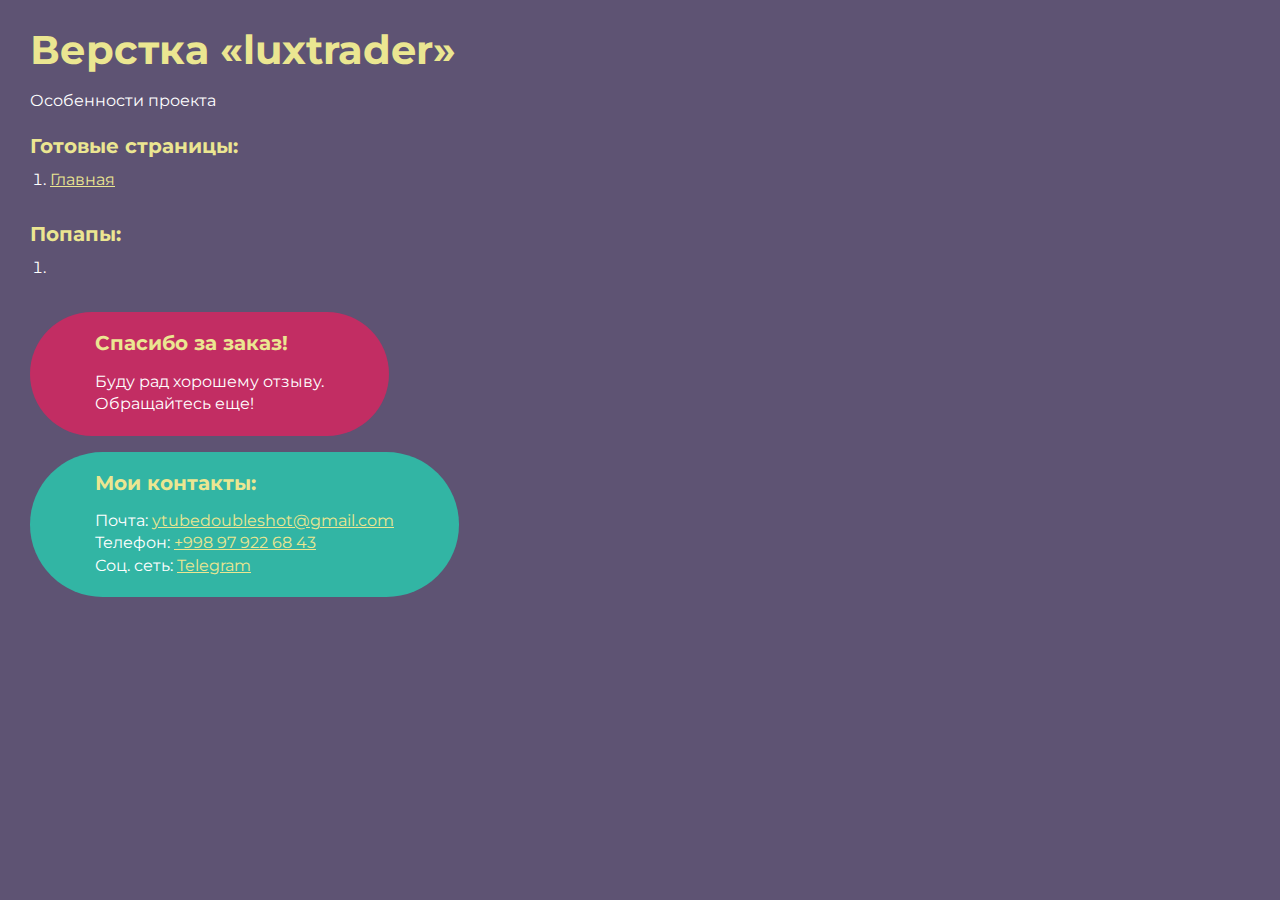
<file: index.html>
<!DOCTYPE html>
<html>

<head>
	<meta charset="UTF-8">
	<meta name="viewport" content="width=device-width, initial-scale=1.0">
	<title>Верстка «luxtrader»</title>
</head>

<body>
	<div class="rootpage">
		<h1>Верстка «luxtrader»</h1>
		<div class="rootpage__info">
			Особенности проекта
		</div>
		<h2>Готовые страницы:</h2>
		<ol class="rootpage__list">
			<li><a target="_blank" href="home.html">Главная</a></li>
		</ol>
		<h2>Попапы:</h2>
		<ol class="rootpage__list">
			<li><a target="_blank" href="home.html#"></a></li>
		</ol>
		<div class="rootpage__tnx">
			<h2>Спасибо за заказ!</h2>
			<p>Буду рад хорошему отзыву.</p>
			<p>Обращайтесь еще!</p>
		</div>
		<div class="rootpage__contacts">
			<h2>Мои контакты:</h2>
			<p>Почта: <a href="mailto:email@gmail.com">ytubedoubleshot@gmail.com</a></p>
			<p>Телефон: <a href="tel:+998979226843">+998 97 922 68 43</a></p>
			<p>Соц. сеть: <a href="https://t.me/Deeefeeendeeer">Telegram</a></p>
		</div>
	</div>
</body>
<style>
	@charset "UTF-8";
	@import url("https://fonts.googleapis.com/css?family=Montserrat:regular,700&display=swap");

	*,
	*::before,
	*::after {
		padding: 0px;
		margin: 0px;
		border: 0px;
		box-sizing: border-box;
	}

	html,
	body {
		height: 100%;
		margin: 0;
		padding: 0;
		min-width: 320px;
		width: 100%;
		color: #fff;
		background-color: #5e5373;
	}

	body {
		font-family: Montserrat;
		font-size: 100%;
		line-height: 1;
		font-size: 1rem;
	}

	a {
		text-decoration: underline;
		color: #ebe691
	}

	a:visited {
		text-decoration: underline;
		color: #aaa768;
	}

	a:hover {
		text-decoration: none;
	}

	ul li {
		list-style: none;
	}

	img {
		vertical-align: top;
	}

	.wrapper {
		width: 100%;
		min-height: 100%;
		overflow: hidden;
	}

	.rootpage {
		padding: 30px;
		display: flex;
		flex-direction: column;
		align-items: flex-start;
	}

	@media (max-width: 767px) {
		.rootpage {
			padding: 30px 15px;
		}
	}

	h1 {
		color: #ebe691;
		font-size: 2.5rem;
		margin: 0px 0px 1.25rem 0px;
	}

	@media (max-width: 767px) {
		h1 {
			font-size: 1.85rem;
			margin: 0px 0px 1.25rem 0px;
		}
	}

	h2 {
		color: #ebe691;
		font-size: 1.25rem;
		margin: 0px 0px 1rem 0px;
	}

	@media (max-width: 767px) {
		h2 {
			font-size: 1.125rem;
			margin: 0px 0px 1rem 0px;
		}
	}

	.rootpage__info {
		line-height: 140%;
		margin: 0px 0px 1.5rem 0px;
	}

	.rootpage__list {
		margin: 0px 0px 2.25rem 1.25rem;
	}

	.rootpage__list li:not(:last-child) {
		margin: 0px 0px 15px 0px;
	}

	.rootpage__contacts,
	.rootpage__tnx {
		border-radius: 200px;
		padding: 20px 65px;
		line-height: 140%;
	}

	@media (max-width: 767px) {

		.rootpage__contacts,
		.rootpage__tnx {
			border-radius: 40px;
			padding: 20px;
		}
	}

	.rootpage__contacts {
		background: #32b5a4;

	}

	.rootpage__contacts a {
		color: #ebe691;
	}

	.rootpage__tnx {
		background: #c22d63;
		margin: 0px 0px 1rem 0px;
	}
</style>

</html>
</file>
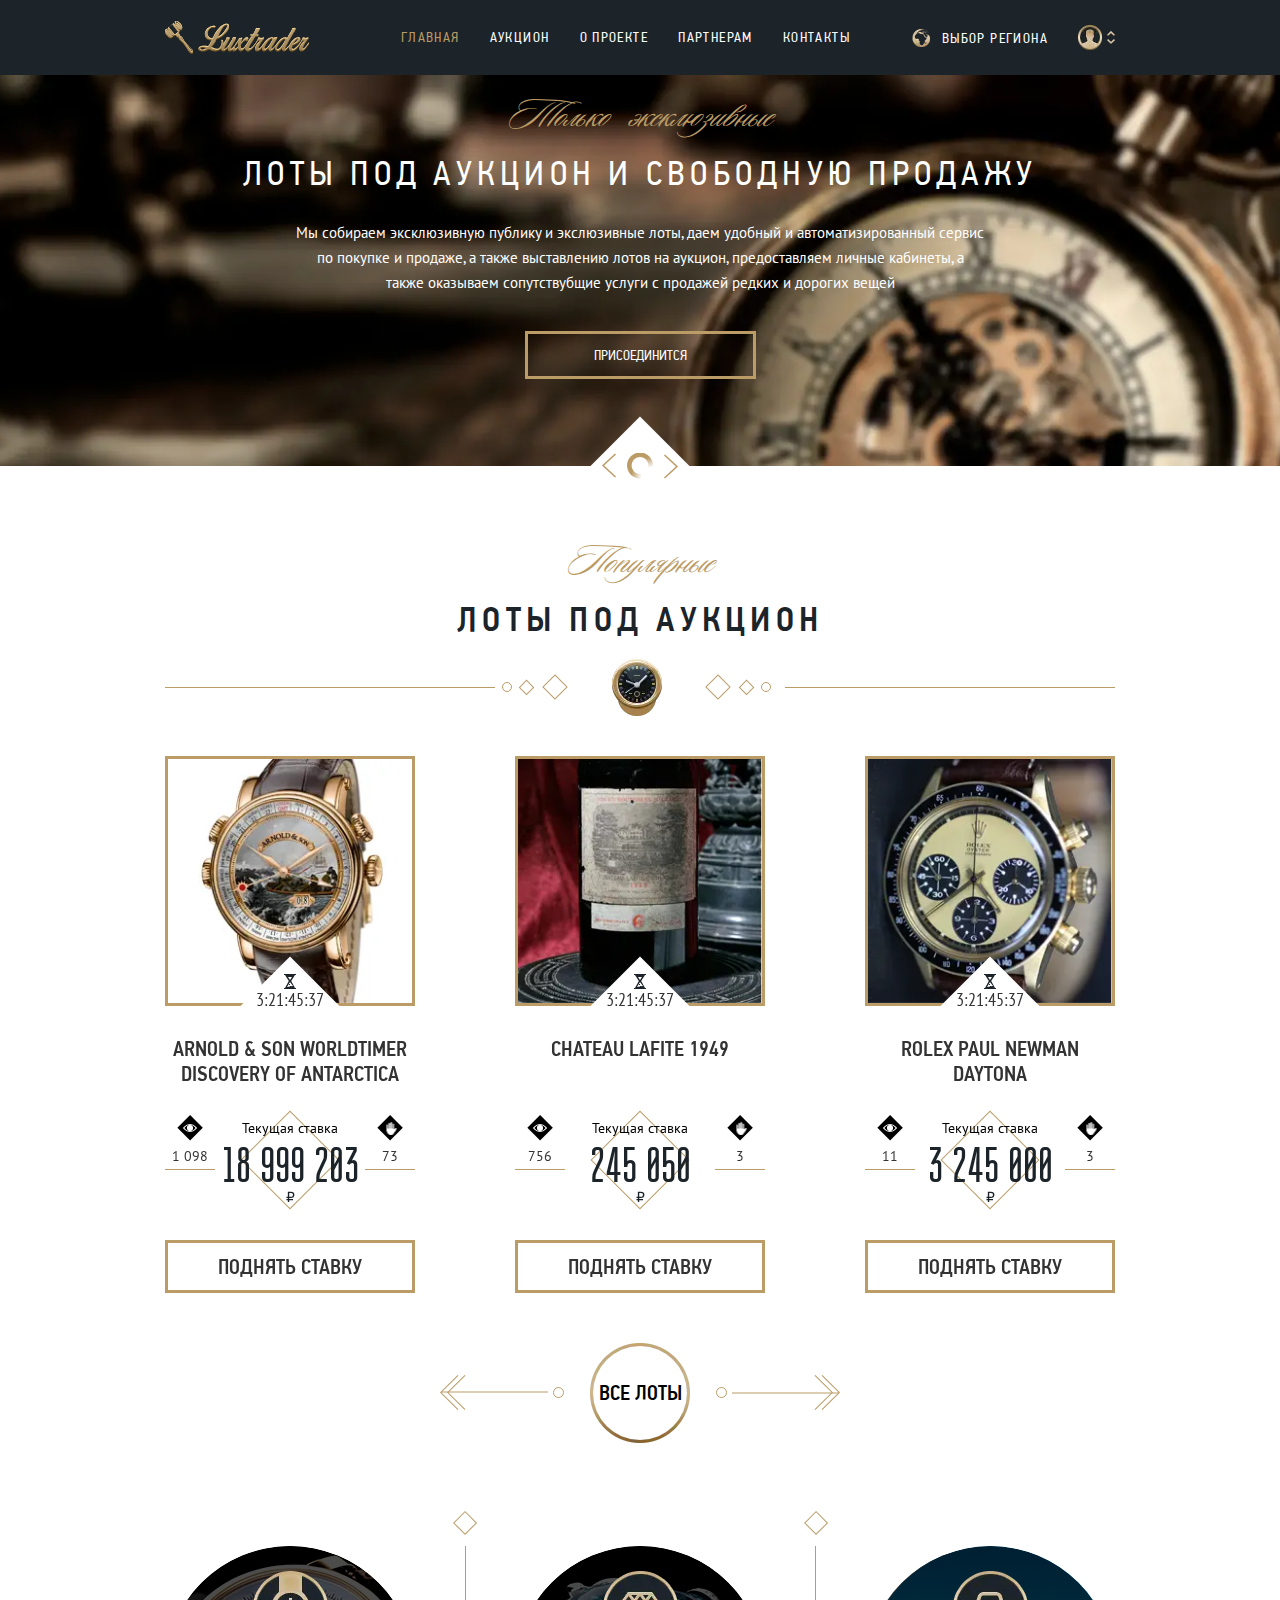
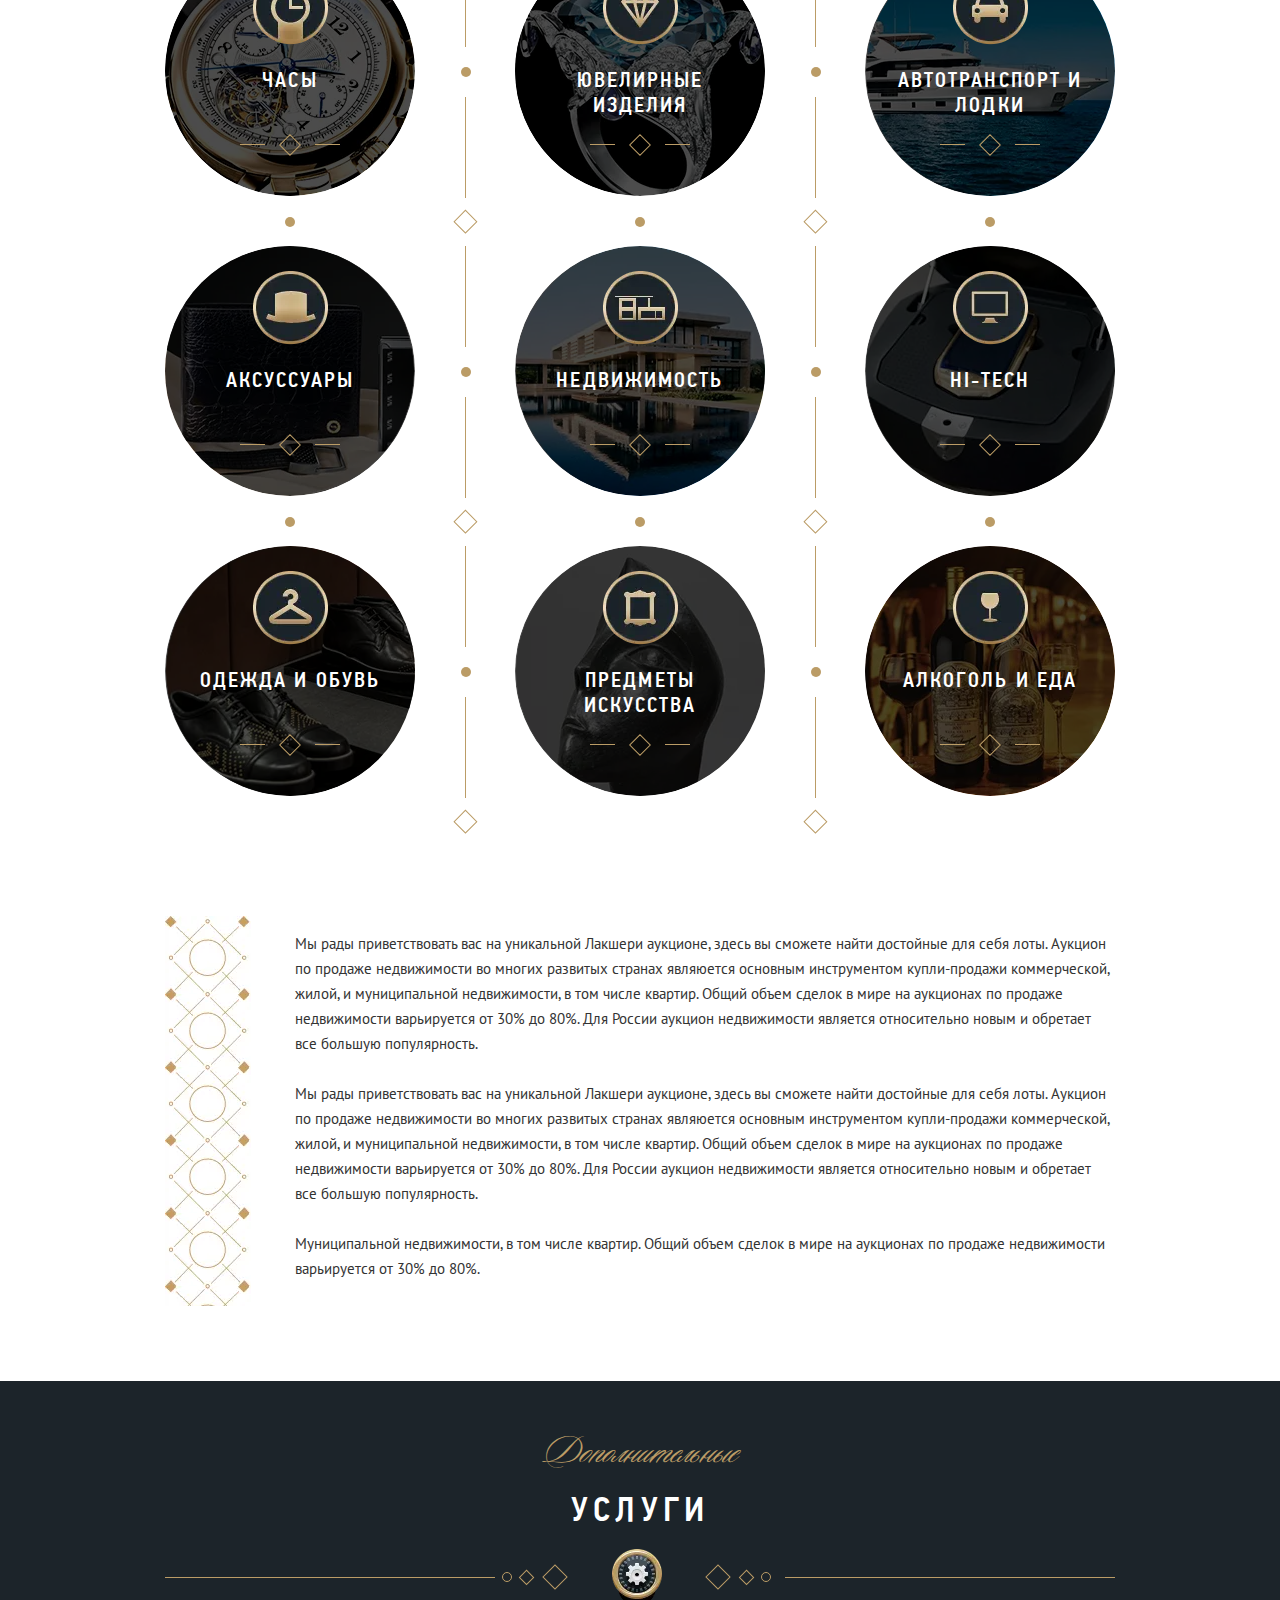
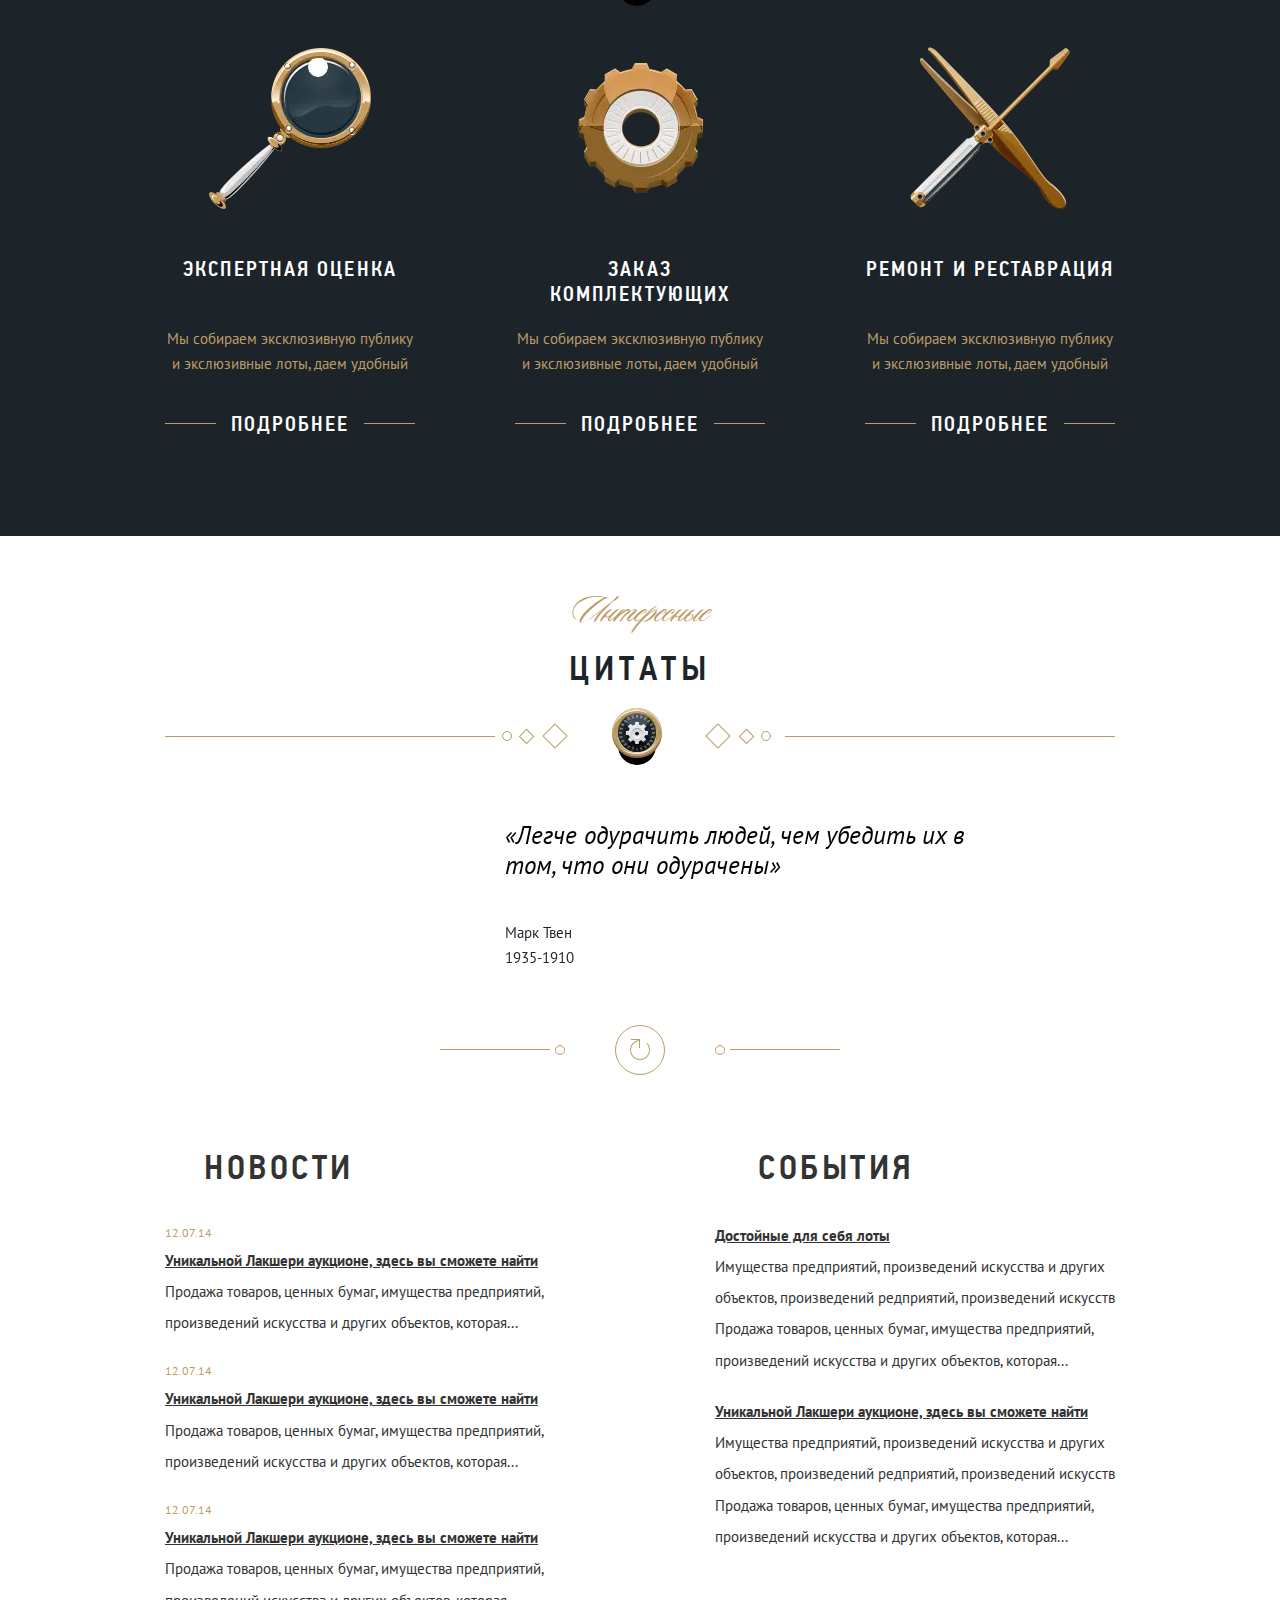
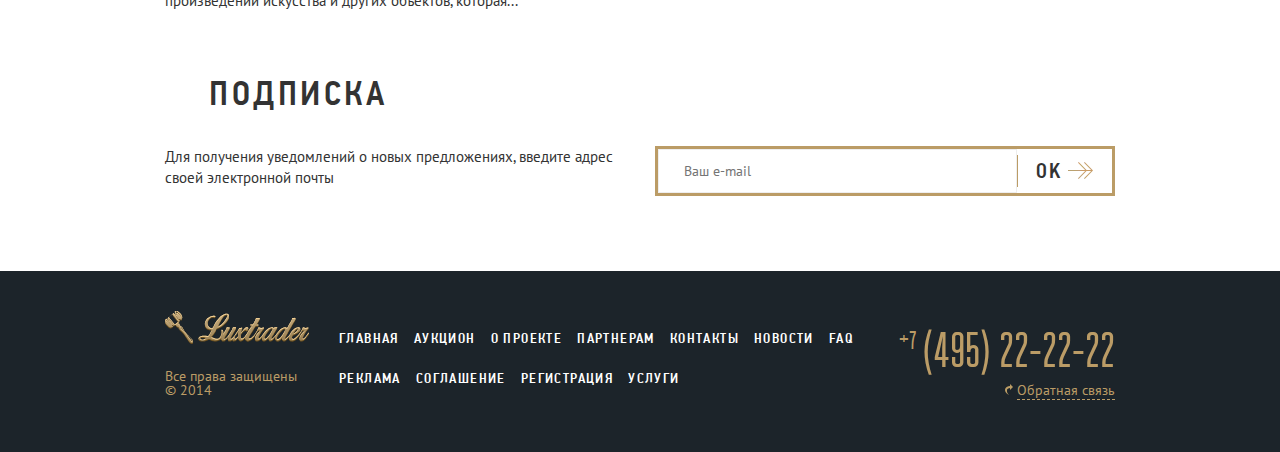
<file: home.html>
<!DOCTYPE html>
<html lang="ru">

<head>
	<title>Главная</title>
	<meta charset="UTF-8">
	<meta name="format-detection" content="telephone=no">
	<!-- <style>body{opacity: 0;}</style> -->
	<link rel="stylesheet" href="css/style.min.css?_v=20230615180142">
	<link rel="shortcut icon" href="favicon.ico">
	<!-- <meta name="robots" content="noindex, nofollow"> -->
	<meta name="viewport" content="width=device-width, initial-scale=1.0">
	<meta name="description" content="Добро по
    жаловать на LuxTrader - ведущий веб-сайт для проведения аукционов. У нас вы найдете широкий ассортимент предметов роскоши, от редких коллекционных предметов до элитных товаров. Присоединяйтесь к нашему престижному аукционному сообществу уже сегодня и наслаждайтесь уникальным опытом торговли роскошными товарами. Зарегистрируйтесь сейчас и начните делать ставки на самые престижные предметы в мире!">
</head>

<body>
	<div class="wrapper">
		<header class="header">
			<div class="header__container">
				<button type="button" class="icon-menu" aria-label="Иконка бургера">
					<span></span>
				</button>
				<a href="#" class="header__logo" aria-label="Логотип">
					<img src="img/logo.svg" alt="Логотип" width="144" height="33">
				</a>
				<div class="header__menu menu">
					<nav class="menu__body">
						<ul class="menu__list">
							<li class="menu__item">
								<a href="#" data-goto-header data-goto=".main-slider" class="menu__link" aria-label="Главная">Главная</a>
							</li>
							<li class="menu__item">
								<a href="#" data-goto-header data-goto=".lots" class="menu__link" aria-label="Аукцион">Аукцион</a>
							</li>
							<li class="menu__item">
								<a href="#" data-goto-header data-goto=".services" class="menu__link" aria-label="О проекте">О проекте</a>
							</li>
							<li class="menu__item">
								<a href="#" data-goto-header data-goto=".quotes" class="menu__link" aria-label="Партнёрам">Партнерам</a>
							</li>
							<li class="menu__item">
								<a href="#" data-goto-header data-goto=".info" class="menu__link" aria-label="Контакты">Контакты</a>
							</li>
						</ul>
					</nav>
				</div>
				<div class="header__actions actions-header">
					<a href="#" class="actions-header__region" aria-label="Выбор Региона">
						<span>Выбор Региона</span>
					</a>
					<div class="actions-header__user user-header">
						<button type="button" class="user-header__icon" aria-label="Иконка пользователя">
							<picture><source srcset="img/header/icons/user.webp" type="image/webp"><img src="img/header/icons/user.png" alt="Пользователь" width="37" height="26"></picture>
						</button>
						<ul class="user-header__menu">
							<li>
								<a href="#" class="user-header__link user-header__link_1" aria-label="Выбор Региона">Выбор Региона</a>
							</li>
							<li>
								<a href="#" class="user-header__link user-header__link_2" aria-label="Личный кабинет">Личный кабинет</a>
							</li>
							<li>
								<a href="#" class="user-header__link user-header__link_3" aria-label="Мои ставки">Мои ставки</a>
							</li>
							<li>
								<a href="#" class="user-header__link user-header__link_4" aria-label="Мои лоты">Мои лоты</a>
							</li>
						</ul>
					</div>
				</div>
			</div>
		</header>

		<main class="page">
			<section data-watch="navigator" data-watch-threshold="0.5" class="main-slider">
				<div class="main-slider__slider swiper">
					<div class="main-slider__wrapper swiper-wrapper">
						<div class="main-slider__slide swiper-slide">
							<div class="main-slider__content">
								<div class="main-slider__container">
									<div class="main-slider__title title">
										<div class="title__caption">Только эксклюзивные</div>
										<h1 class="title__main title__main_white title__main_regular">Лоты под аукцион и свободную продажу</h1>
										<div class="title__text">Мы собираем эксклюзивную публику и экслюзивные лоты, даем удобный и автоматизированный сервис по покупке и продаже, а также выставлению лотов на аукцион, предоставляем личные кабинеты, а также оказываем сопутствубщие услуги с продажей редких и дорогих вещей</div>
									</div>
									<a href="#" class="main-slider__btn btn" aria-label="Присоединиться">
										<span>Присоединится</span>
									</a>
								</div>
							</div>
							<div class="main-slider__bg-ibg">
								<picture><source srcset="img/main-slider/bg.webp" type="image/webp"><img src="img/main-slider/bg.jpg" alt="Картинка" width="2000" height="452"></picture>
							</div>
						</div>
						<div class="main-slider__slide swiper-slide">
							<div class="main-slider__content">
								<div class="main-slider__container">
									<div class="main-slider__title title">
										<div class="title__caption">Только эксклюзивные</div>
										<h1 class="title__main title__main_white title__main_regular">Лоты под аукцион и свободную продажу</h1>
										<div class="title__text">Мы собираем эксклюзивную публику и экслюзивные лоты, даем удобный и автоматизированный сервис по покупке и продаже, а также выставлению лотов на аукцион, предоставляем личные кабинеты, а также оказываем сопутствубщие услуги с продажей редких и дорогих вещей</div>
									</div>
									<a href="#" class="main-slider__btn btn" aria-label="Присоединиться">
										<span>Присоединится</span>
									</a>
								</div>
							</div>
							<div class="main-slider__bg-ibg">
								<picture><source srcset="img/main-slider/bg.webp" type="image/webp"><img src="img/main-slider/bg.jpg" alt="Картинка" width="2000" height="452"></picture>
							</div>
						</div>
					</div>
					<div class="main-slider__control control-main-slider">
						<div class="control-main-slider__arrow control-main-slider__arrow_prev _icon-arrow"></div>
						<div class="control-main-slider__decor _icon-rotate"></div>
						<div class="control-main-slider__arrow control-main-slider__arrow_next _icon-arrow"></div>
					</div>
				</div>
			</section>
			<section data-watch="navigator" data-watch-threshold="0.5" class="lots">
				<div class="lots__container">
					<div class="lots__header block-header">
						<div class="block-header__title title">
							<div class="title__caption">Популярные</div>
							<h2 class="title__main title__main_black">лоты Под аукцион</h2>
						</div>
						<div class="block-header__decor block-decor">
							<div class="block-decor__items">
								<span></span>
							</div>
							<div class="block-decor__icon">
								<picture><source data-srcset="img/common/watch.webp" srcset="[data-uri]" type="image/webp"><img src="[data-uri]"  data-src="img/common/watch.png" alt="Иконка" width="50" height="57"></picture>
							</div>
							<div class="block-decor__items block-decor__items_reversed">
								<span></span>
							</div>
						</div>
					</div>
					<div class="lots__slider-slider slider-lots">
						<div class="slider-lots__slider swiper">
							<div class="slider-lots__wrapper swiper-wrapper">
								<div class="slider-lots__slide swiper-slide">
									<div class="lot">
										<div class="lot__header">
											<a href="#" class="lot__image-ibg" aria-label="Картинка">
												<picture><source data-srcset="img/lots/01.webp" srcset="[data-uri]" type="image/webp"><img src="[data-uri]"  data-src="img/lots/01.jpg" alt="Картинка" width="251" height="251"></picture>
											</a>
											<div class="lot__timer timer-lot">
												<div class="timer-lot__icon">
													<img src="img/lots/icons/timer.svg" alt="Иконка таймера" width="12" height="15">
												</div>
												<div class="timer-lot__item">3:21:45:37</div>
											</div>
										</div>
										<h3 class="lot__title">
											<a href="#" class="lot__title-link" aria-label="Arnold & Son Worldtimer discovery of antarctica">
												Arnold & Son Worldtimer discovery of antarctica
											</a>
										</h3>
										<div class="lot__info info-lot">
											<div class="info-lot__statistics">
												<div class="info-lot__icon">
													<picture><source data-srcset="img/lots/icons/eye.webp" srcset="[data-uri]" type="image/webp"><img src="[data-uri]"  data-src="img/lots/icons/eye.png" alt="Иконка глаза" width="14" height="8"></picture>
												</div>
												<div class="info-lot__value">1 098</div>
											</div>
											<div class="info-lot__current-bet current-bet-info-lot">
												<div class="current-bet-info-lot__label">Текущая ставка</div>
												<div class="current-bet-info-lot__value">18 999 203</div>
												<div class="current-bet-info-lot__currency">
													₽
												</div>
											</div>
											<div class="info-lot__statistics">
												<div class="info-lot__icon info-lot__icon_hand">
													<picture><source data-srcset="img/lots/icons/hand.webp" srcset="[data-uri]" type="image/webp"><img src="[data-uri]"  data-src="img/lots/icons/hand.png" alt="Иконка" width="10" height="13"></picture>
												</div>
												<div class="info-lot__value">73</div>
											</div>
										</div>
										<a href="#" class="lot__btn btn btn_big" aria-label="Поднять ставку">
											<span>ПОДНЯТЬ СТАВКУ</span>
										</a>
									</div>
								</div>
								<div class="slider-lots__slide swiper-slide">
									<div class="lot">
										<div class="lot__header">
											<a href="#" class="lot__image-ibg" aria-label="Картинка">
												<picture><source data-srcset="img/lots/02.webp" srcset="[data-uri]" type="image/webp"><img src="[data-uri]"  data-src="img/lots/02.jpg" alt="Картинка" width="251" height="251"></picture>
											</a>
											<div class="lot__timer timer-lot">
												<div class="timer-lot__icon">
													<img src="img/lots/icons/timer.svg" alt="Иконка таймера" width="12" height="15">
												</div>
												<div class="timer-lot__item">3:21:45:37</div>
											</div>
										</div>
										<h3 class="lot__title">
											<a href="#" class="lot__title-link" aria-label="Chateau Lafite 1949">
												Chateau Lafite 1949
											</a>
										</h3>
										<div class="lot__info info-lot">
											<div class="info-lot__statistics">
												<div class="info-lot__icon">
													<picture><source data-srcset="img/lots/icons/eye.webp" srcset="[data-uri]" type="image/webp"><img src="[data-uri]"  data-src="img/lots/icons/eye.png" alt="Иконка" width="14" height="8"></picture>
												</div>
												<div class="info-lot__value">756</div>
											</div>
											<div class="info-lot__current-bet current-bet-info-lot">
												<div class="current-bet-info-lot__label">Текущая ставка</div>
												<div class="current-bet-info-lot__value">
													245 050
												</div>
												<div class="current-bet-info-lot__currency">
													₽
												</div>
											</div>
											<div class="info-lot__statistics">
												<div class="info-lot__icon info-lot__icon_hand">
													<picture><source data-srcset="img/lots/icons/hand.webp" srcset="[data-uri]" type="image/webp"><img src="[data-uri]"  data-src="img/lots/icons/hand.png" alt="Иконка" width="10" height="13"></picture>
												</div>
												<div class="info-lot__value">3</div>
											</div>
										</div>
										<a href="#" class="lot__btn btn btn_big" aria-label="ПОДНЯТЬ СТАВКУ">
											<span>ПОДНЯТЬ СТАВКУ</span>
										</a>
									</div>
								</div>
								<div class="slider-lots__slide swiper-slide">
									<div class="lot">
										<div class="lot__header">
											<a href="#" class="lot__image-ibg" aria-label="Картинка">
												<picture><source data-srcset="img/lots/03.webp" srcset="[data-uri]" type="image/webp"><img src="[data-uri]"  data-src="img/lots/03.jpg" alt="Картинка" width="251" height="251"></picture>
											</a>
											<div class="lot__timer timer-lot">
												<div class="timer-lot__icon">
													<img src="img/lots/icons/timer.svg" alt="Иконка таймера" width="12" height="15">
												</div>
												<div class="timer-lot__item">3:21:45:37</div>
											</div>
										</div>
										<h3 class="lot__title">
											<a href="#" class="lot__title-link" aria-label="Rolex Paul Newman Daytona">
												Rolex Paul Newman Daytona
											</a>
										</h3>
										<div class="lot__info info-lot">
											<div class="info-lot__statistics">
												<div class="info-lot__icon">
													<picture><source data-srcset="img/lots/icons/eye.webp" srcset="[data-uri]" type="image/webp"><img src="[data-uri]"  data-src="img/lots/icons/eye.png" alt="Иконка" width="14" height="8"></picture>
												</div>
												<div class="info-lot__value">11</div>
											</div>
											<div class="info-lot__current-bet current-bet-info-lot">
												<div class="current-bet-info-lot__label">Текущая ставка</div>
												<div class="current-bet-info-lot__value">
													3 245 000
												</div>
												<div class="current-bet-info-lot__currency">
													₽
												</div>
											</div>
											<div class="info-lot__statistics">
												<div class="info-lot__icon info-lot__icon_hand">
													<picture><source data-srcset="img/lots/icons/hand.webp" srcset="[data-uri]" type="image/webp"><img src="[data-uri]"  data-src="img/lots/icons/hand.png" alt="Иконка" width="10" height="13"></picture>
												</div>
												<div class="info-lot__value">3</div>
											</div>
										</div>
										<a href="#" class="lot__btn btn btn_big" aria-label="Поднять ставку">
											<span>ПОДНЯТЬ СТАВКУ</span>
										</a>
									</div>
								</div>
							</div>
							<div class="slider-lots__control control-lots-slider">
								<div class="control-lots-slider__arrow control-lots-slider__arrow_prev">
									<span></span>
								</div>
								<a href="#" class="control-lots-slider__link" aria-label="Все лоты">Все лоты</a>
								<div class="control-lots-slider__arrow control-lots-slider__arrow_next">
									<span></span>
								</div>
							</div>
						</div>
					</div>
				</div>
			</section>
			<section class="categories">
				<div class="categories__container">
					<div class="categories__row">
						<div class="categories__column">
							<div class="categories__item categories-item">
								<a href="#" class="categories-item__link" aria-label="Картинка"></a>
								<div class="categories-item__icon">
									<picture><source data-srcset="img/categories/icons/01.webp" srcset="[data-uri]" type="image/webp"><img src="[data-uri]"  data-src="img/categories/icons/01.png" alt="Иконка" width="75" height="74"></picture>
								</div>
								<h3 class="categories-item__title">Часы</h3>
								<div class="categories-item__decor">
									<img src="img/categories/decor/decor-01.svg" alt="Декор" width="100" height="22">
								</div>
								<div class="categories-item__bg-ibg">
									<picture><source data-srcset="img/categories/01.webp" srcset="[data-uri]" type="image/webp"><img src="[data-uri]"  data-src="img/categories/01.png" alt="Картинка" width="250" height="250"></picture>
								</div>
							</div>
							<div class="categories__decor">
								<span></span>
							</div>
						</div>
						<div class="categories__column">
							<div class="categories__item categories-item">
								<a href="#" class="categories-item__link" aria-label="Картинка"></a>
								<div class="categories-item__icon">
									<picture><source data-srcset="img/categories/icons/02.webp" srcset="[data-uri]" type="image/webp"><img src="[data-uri]"  data-src="img/categories/icons/02.png" alt="Иконка" width="75" height="74"></picture>
								</div>
								<h3 class="categories-item__title">
									Ювелирные
									Изделия
								</h3>
								<div class="categories-item__decor">
									<img src="img/categories/decor/decor-01.svg" alt="Декор" width="100" height="22">
								</div>
								<div class="categories-item__bg-ibg">
									<picture><source data-srcset="img/categories/02.webp" srcset="[data-uri]" type="image/webp"><img src="[data-uri]"  data-src="img/categories/02.png" alt="Картинка" width="250" height="250"></picture>
								</div>
							</div>
							<div class="categories__decor">
								<span></span>
							</div>
						</div>
						<div class="categories__column">
							<div class="categories__item categories-item">
								<a href="#" class="categories-item__link" aria-label="Картинка"></a>
								<div class="categories-item__icon">
									<picture><source data-srcset="img/categories/icons/03.webp" srcset="[data-uri]" type="image/webp"><img src="[data-uri]"  data-src="img/categories/icons/03.png" alt="Иконка" width="75" height="74"></picture>
								</div>
								<h3 class="categories-item__title">Автотранспорт и лодки</h3>
								<div class="categories-item__decor">
									<img src="img/categories/decor/decor-01.svg" alt="Декор" width="100" height="22">
								</div>
								<div class="categories-item__bg-ibg">
									<picture><source data-srcset="img/categories/03.webp" srcset="[data-uri]" type="image/webp"><img src="[data-uri]"  data-src="img/categories/03.png" alt="Картинка" width="250" height="250"></picture>
								</div>
							</div>
							<div class="categories__decor">
								<span></span>
							</div>
						</div>
						<div class="categories__column">
							<div class="categories__item categories-item">
								<a href="#" class="categories-item__link" aria-label="Картинка"></a>
								<div class="categories-item__icon">
									<picture><source data-srcset="img/categories/icons/04.webp" srcset="[data-uri]" type="image/webp"><img src="[data-uri]"  data-src="img/categories/icons/04.png" alt="Иконка" width="75" height="74"></picture>
								</div>
								<h3 class="categories-item__title">Аксуссуары</h3>
								<div class="categories-item__decor">
									<img src="img/categories/decor/decor-01.svg" alt="Декор" width="100" height="22">
								</div>
								<div class="categories-item__bg-ibg">
									<picture><source data-srcset="img/categories/04.webp" srcset="[data-uri]" type="image/webp"><img src="[data-uri]"  data-src="img/categories/04.png" alt="Картинка" width="250" height="250"></picture>
								</div>
							</div>
							<div class="categories__decor">
								<span></span>
							</div>
						</div>
						<div class="categories__column">
							<div class="categories__item categories-item">
								<a href="#" class="categories-item__link" aria-label="Картинка"></a>
								<div class="categories-item__icon">
									<picture><source data-srcset="img/categories/icons/05.webp" srcset="[data-uri]" type="image/webp"><img src="[data-uri]"  data-src="img/categories/icons/05.png" alt="Иконка" width="75" height="74"></picture>
								</div>
								<h3 class="categories-item__title">
									Недвижимость
								</h3>
								<div class="categories-item__decor">
									<img src="img/categories/decor/decor-01.svg" alt="Декор" width="100" height="22">
								</div>
								<div class="categories-item__bg-ibg">
									<picture><source data-srcset="img/categories/05.webp" srcset="[data-uri]" type="image/webp"><img src="[data-uri]"  data-src="img/categories/05.png" alt="Картинка" width="250" height="250"></picture>
								</div>
							</div>
							<div class="categories__decor">
								<span></span>
							</div>
						</div>
						<div class="categories__column">
							<div class="categories__item categories-item">
								<a href="#" class="categories-item__link" aria-label="Картинка"></a>
								<div class="categories-item__icon">
									<picture><source data-srcset="img/categories/icons/06.webp" srcset="[data-uri]" type="image/webp"><img src="[data-uri]"  data-src="img/categories/icons/06.png" alt="Иконка" width="75" height="74"></picture>
								</div>
								<h3 class="categories-item__title">Hi-Tech</h3>
								<div class="categories-item__decor">
									<img src="img/categories/decor/decor-01.svg" alt="Декор" width="100" height="22">
								</div>
								<div class="categories-item__bg-ibg">
									<picture><source data-srcset="img/categories/06.webp" srcset="[data-uri]" type="image/webp"><img src="[data-uri]"  data-src="img/categories/06.png" alt="Картинка" width="250" height="250"></picture>
								</div>
							</div>
							<div class="categories__decor">
								<span></span>
							</div>
						</div>
						<div class="categories__column">
							<div class="categories__item categories-item">
								<a href="#" class="categories-item__link" aria-label="Картинка"></a>
								<div class="categories-item__icon">
									<picture><source data-srcset="img/categories/icons/07.webp" srcset="[data-uri]" type="image/webp"><img src="[data-uri]"  data-src="img/categories/icons/07.png" alt="Иконка" width="75" height="74"></picture>
								</div>
								<h3 class="categories-item__title">Одежда и обувь</h3>
								<div class="categories-item__decor">
									<img src="img/categories/decor/decor-01.svg" alt="Декор" width="100" height="22">
								</div>
								<div class="categories-item__bg-ibg">
									<picture><source data-srcset="img/categories/07.webp" srcset="[data-uri]" type="image/webp"><img src="[data-uri]"  data-src="img/categories/07.png" alt="Картинка" width="250" height="250"></picture>
								</div>
							</div>
							<div class="categories__decor">
								<span></span>
							</div>
						</div>
						<div class="categories__column">
							<div class="categories__item categories-item">
								<a href="#" class="categories-item__link" aria-label="Картинка"></a>
								<div class="categories-item__icon">
									<picture><source data-srcset="img/categories/icons/08.webp" srcset="[data-uri]" type="image/webp"><img src="[data-uri]"  data-src="img/categories/icons/08.png" alt="Иконка" width="75" height="74"></picture>
								</div>
								<h3 class="categories-item__title">
									Предметы искусства
								</h3>
								<div class="categories-item__decor">
									<img src="img/categories/decor/decor-01.svg" alt="Декор" width="100" height="22">
								</div>
								<div class="categories-item__bg-ibg">
									<picture><source data-srcset="img/categories/08.webp" srcset="[data-uri]" type="image/webp"><img src="[data-uri]"  data-src="img/categories/08.png" alt="Картинка" width="250" height="250"></picture>
								</div>
							</div>
							<div class="categories__decor">
								<span></span>
							</div>
						</div>
						<div class="categories__column">
							<div class="categories__item categories-item">
								<a href="#" class="categories-item__link" aria-label="Картинка"></a>
								<div class="categories-item__icon">
									<picture><source data-srcset="img/categories/icons/09.webp" srcset="[data-uri]" type="image/webp"><img src="[data-uri]"  data-src="img/categories/icons/09.png" alt="Иконка" width="75" height="74"></picture>
								</div>
								<h3 class="categories-item__title">АЛкоголь и еда</h3>
								<div class="categories-item__decor">
									<img src="img/categories/decor/decor-01.svg" alt="Декор" width="100" height="22">
								</div>
								<div class="categories-item__bg-ibg">
									<picture><source data-srcset="img/categories/09.webp" srcset="[data-uri]" type="image/webp"><img src="[data-uri]"  data-src="img/categories/09.png" alt="Картинка" width="250" height="250"></picture>
								</div>
							</div>
							<div class="categories__decor">
								<span></span>
							</div>
						</div>
					</div>
				</div>
				<div class="categories__text text-categories">
					<div class="text-categories__container">
						<div class="text-categories__body">
							<p>Мы рады приветствовать вас на уникальной Лакшери аукционе, здесь вы сможете найти достойные для себя лоты. Аукцион по продаже недвижимости во многих развитых странах являюется основным инструментом купли-продажи коммерческой, жилой, и муниципальной недвижимости, в том числе квартир. Общий объем сделок в мире на аукционах по продаже недвижимости варьируется от 30% до 80%. Для России аукцион недвижимости является относительно новым и обретает все большую популярность.</p>
							<p>Мы рады приветствовать вас на уникальной Лакшери аукционе, здесь вы сможете найти достойные для себя лоты. Аукцион по продаже недвижимости во многих развитых странах являюется основным инструментом купли-продажи коммерческой, жилой, и муниципальной недвижимости, в том числе квартир. Общий объем сделок в мире на аукционах по продаже недвижимости варьируется от 30% до 80%. Для России аукцион недвижимости является относительно новым и обретает все большую популярность.</p>
							<p>Муниципальной недвижимости, в том числе квартир. Общий объем сделок в мире на аукционах по продаже недвижимости варьируется от 30% до 80%.</p>
						</div>
					</div>
				</div>
			</section>
			<section data-watch="navigator" data-watch-threshold="0.5" class="services">
				<div class="services__container">
					<div class="services__header block-header">
						<div class="block-header__title title">
							<div class="title__caption">Дополнительные</div>
							<h2 class="title__main title__main_white">услуги</h2>
						</div>
						<div class="block-header__decor block-decor">
							<div class="block-decor__items">
								<span></span>
							</div>
							<div class="block-decor__icon">
								<picture><source data-srcset="img/services/icons/01.webp" srcset="[data-uri]" type="image/webp"><img src="[data-uri]"  data-src="img/services/icons/01.png" alt="Иконка" width="51" height="57"></picture>
							</div>
							<div class="block-decor__items block-decor__items_reversed">
								<span></span>
							</div>
						</div>
					</div>
					<div class="services__row">
						<div class="services__column">
							<div class="services__item service">
								<a href="#" class="service__image" aria-label="Сервис">
									<picture><source data-srcset="img/services/01.webp" srcset="[data-uri]" type="image/webp"><img src="[data-uri]"  data-src="img/services/01.png" alt="Картинка" width="162" height="161"></picture>
								</a>
								<h3 class="service__title">
									<a href="#" class="service__title-link" aria-label="Экспертная оценка">Экспертная оценка</a>
								</h3>
								<div class="service__text">Мы собираем эксклюзивную публику и экслюзивные лоты, даем удобный</div>
								<a href="#" class="service__btn" aria-label="Подробнее">
									<span>Подробнее</span>
								</a>
							</div>
						</div>
						<div class="services__column">
							<div class="services__item service">
								<a href="#" class="service__image" aria-label="Сервис">
									<picture><source data-srcset="img/services/02.webp" srcset="[data-uri]" type="image/webp"><img src="[data-uri]"  data-src="img/services/02.png" alt="Картинка" width="125" height="131"></picture>
								</a>
								<h3 class="service__title">
									<a href="#" class="service__title-link" aria-label="заказ комплектующих">заказ комплектующих</a>
								</h3>
								<div class="service__text">Мы собираем эксклюзивную публику и экслюзивные лоты, даем удобный</div>
								<a href="#" class="service__btn" aria-label="Подробнее">
									<span>Подробнее</span>
								</a>
							</div>
						</div>
						<div class="services__column">
							<div class="services__item service">
								<a href="#" class="service__image" aria-label="Сервис">
									<picture><source data-srcset="img/services/03.webp" srcset="[data-uri]" type="image/webp"><img src="[data-uri]"  data-src="img/services/03.png" alt="Картинка" width="160" height="163"></picture>
								</a>
								<h3 class="service__title">
									<a href="#" class="service__title-link" aria-label="ремонт и реставрация">ремонт и реставрациЯ</a>
								</h3>
								<div class="service__text">Мы собираем эксклюзивную публику и экслюзивные лоты, даем удобный</div>
								<a href="#" class="service__btn" aria-label="Подробнее">
									<span>Подробнее</span>
								</a>
							</div>
						</div>
					</div>
				</div>
			</section>
			<section data-watch="navigator" data-watch-threshold="0.5" class="quotes">
				<div class="quotes__container">
					<div class="quotes__header block-header">
						<div class="block-header__title title">
							<div class="title__caption">Интересные</div>
							<h2 class="title__main title__main_black">ЦитатЫ</h2>
						</div>
						<div class="block-header__decor block-decor">
							<div class="block-decor__items">
								<span></span>
							</div>
							<div class="block-decor__icon">
								<picture><source data-srcset="img/services/icons/01.webp" srcset="[data-uri]" type="image/webp"><img src="[data-uri]"  data-src="img/services/icons/01.png" alt="Иконка" width="51" height="57"></picture>
							</div>
							<div class="block-decor__items block-decor__items_reversed">
								<span></span>
							</div>
						</div>
					</div>
					<div class="quotes__slider slider-quotes">
						<div class="slider-quotes__slider swiper">
							<div class="slider-quotes__wrapper swiper-wrapper">
								<div class="slider-quotes__slide swiper-slide">
									<div class="slider-quotes__image">
										<picture><source data-srcset="img/quotes/mark.webp" srcset="[data-uri]" type="image/webp"><img src="[data-uri]"  data-src="img/quotes/mark.png" alt="Марк Твен" width="204" height="260"></picture>
									</div>
									<div class="slider-quotes__body">
										<div class="slider-quotes__title">
											«Легче одурачить людей, чем убедить их в том,
											что они одурачены»
										</div>
										<div class="slider-quotes__info">
											<p>Марк Твен</p>
											<p>1935-1910</p>
										</div>
									</div>
								</div>
								<div class="slider-quotes__slide swiper-slide">
									<div class="slider-quotes__image">
										<picture><source data-srcset="img/quotes/mark.webp" srcset="[data-uri]" type="image/webp"><img src="[data-uri]"  data-src="img/quotes/mark.png" alt="Марк Твен" width="200" height="260"></picture>
									</div>
									<div class="slider-quotes__body">
										<div class="slider-quotes__title">
											Lorem ipsum dolor sit, amet consectetur adipisicing elit. Quo repudiandae placeat, animi rem in vitae.
										</div>
										<div class="slider-quotes__info">
											<p>Марк Твен</p>
											<p>1935-1910</p>
										</div>
									</div>
								</div>
								<div class="slider-quotes__slide swiper-slide">
									<div class="slider-quotes__image">
										<picture><source data-srcset="img/quotes/mark.webp" srcset="[data-uri]" type="image/webp"><img src="[data-uri]"  data-src="img/quotes/mark.png" alt="Марк Твен" width="200" height="260"></picture>
									</div>
									<div class="slider-quotes__body">
										<div class="slider-quotes__title">
											Lorem ipsum dolor sit amet consectetur adipisicing elit. Animi, beatae?
										</div>
										<div class="slider-quotes__info">
											<p>Марк Твен</p>
											<p>1935-1910</p>
										</div>
									</div>
								</div>
							</div>
							<div class="slider-quotes__control control-slider-quotes">
								<div class="control-slider-quotes__decor"></div>
								<div class="control-slider-quotes__link"></div>
								<div class="control-slider-quotes__decor"></div>
							</div>
						</div>
					</div>
				</div>
			</section>
			<article data-watch="navigator" data-watch-threshold="0.5" class="info">
				<div class="info__container">
					<div class="info__row">
						<div class="info__column">
							<section class="info__block">
								<h2 class="info__title title-info">
									<span>
										<picture><source data-srcset="img/info/icons/news.webp" srcset="[data-uri]" type="image/webp"><img src="[data-uri]"  data-src="img/info/icons/news.png" alt="Иконка новости" width="17" height="25"></picture>
									</span>
									<span>Новости</span>
								</h2>
								<div class="info__content">
									<div class="info__item">
										<div class="info__date">12.07.14</div>
										<a href="#" class="info__label" aria-label="Уникальной Лакшери аукционе, здесь вы сможете найти">
											Уникальной Лакшери аукционе, здесь вы сможете найти
										</a>
										<div class="info__text">Продажа товаров, ценных бумаг, имущества предприятий, произведений искусства и других объектов, которая...</div>
									</div>
									<div class="info__item">
										<div class="info__date">12.07.14</div>
										<a href="#" class="info__label" aria-label="Уникальной Лакшери аукционе, здесь вы сможете найти">
											Уникальной Лакшери аукционе, здесь вы сможете найти
										</a>
										<div class="info__text">Продажа товаров, ценных бумаг, имущества предприятий, произведений искусства и других объектов, которая...</div>
									</div>
									<div class="info__item">
										<div class="info__date">12.07.14</div>
										<a href="#" class="info__label" aria-label="Уникальной Лакшери аукционе, здесь вы сможете найти">
											Уникальной Лакшери аукционе, здесь вы сможете найти
										</a>
										<div class="info__text">Продажа товаров, ценных бумаг, имущества предприятий, произведений искусства и других объектов, которая...</div>
									</div>
								</div>
							</section>
						</div>
						<div class="info__column">
							<section class="info__block">
								<h2 class="info__title title-info">
									<span>
										<picture><source data-srcset="img/info/icons/events.webp" srcset="[data-uri]" type="image/webp"><img src="[data-uri]"  data-src="img/info/icons/events.png" alt="Иконка события" width="21" height="25"></picture>
									</span>
									<span>События</span>
								</h2>
								<div class="info__content">
									<div class="info__item">
										<a href="#" class="info__label" aria-label="Достойные для себя лоты">
											Достойные для себя лоты
										</a>
										<div class="info__text">
											Имущества предприятий, произведений искусства и других объектов, произведений редприятий, произведений искусств Продажа товаров, ценных бумаг, имущества предприятий, произведений искусства и других объектов, которая...
										</div>
									</div>
									<div class="info__item">
										<a href="#" class="info__label" aria-label="Достойные для себя лоты">
											Уникальной Лакшери аукционе, здесь вы сможете найти
										</a>
										<div class="info__text">
											Имущества предприятий, произведений искусства и других объектов, произведений редприятий, произведений искусств Продажа товаров, ценных бумаг, имущества предприятий, произведений искусства и других объектов, которая...
										</div>
									</div>
								</div>
							</section>
						</div>
						<div class="info__column">
							<div class="info__subscribe subscribe">
								<h2 class="info__title title-info">
									<span>
										<picture><source data-srcset="img/info/icons/subscribe.webp" srcset="[data-uri]" type="image/webp"><img src="[data-uri]"  data-src="img/info/icons/subscribe.png" alt="Иконка подписки" width="22" height="25"></picture>
									</span>
									<span>Подписка</span>
								</h2>
								<div class="subscribe__body">
									<div class="subscribe__column">
										<div class="subscribe__text">Для получения уведомлений о новых предложениях, введите адрес своей электронной почты</div>
									</div>
									<div class="subscribe__column">
										<form action="#" method="post" class="subscribe__form form-subscribe">
											<div class="form-subscribe__input">
												<input autocomplete="off" type="text" name="form[]" data-error="Ошибка" data-required="email" placeholder="Ваш e-mail" class="input">
												<button type="submit" class="form-subscribe__button" aria-label="Отправить">
													<span>Ok</span>
												</button>
											</div>
										</form>
									</div>
								</div>
							</div>
						</div>
					</div>
				</div>
			</article>
		</main>
		<footer class="footer">
			<div class="footer__container">
				<div class="footer__column">
					<a href="#" class="footer__logo">
						<img src="img/logo.svg" alt="Логотип" width="144" height="33" aria-label="Логотип">
					</a>
					<div data-da=".footer__container, 767" class="footer__info">Все права защищены © 2014</div>
				</div>
				<div class="footer__column footer__column_full">
					<nav class="footer__menu">
						<ul class="footer__list">
							<li class="footer__item">
								<a href="#" data-goto-header data-goto=".main-slider" class="footer__link" aria-label="Главная">Главная</a>
							</li>
							<li class="footer__item">
								<a href="#" data-goto-header data-goto=".lots" class="footer__link" aria-label="Аукцион">Аукцион</a>
							</li>
							<li class="footer__item">
								<a href="#" data-goto-header data-goto=".services" class="footer__link" aria-label="О проекте">О проекте</a>
							</li>
							<li class="footer__item">
								<a href="#" data-goto-header data-goto=".quotes" class="footer__link" aria-label="Партнерам">Партнерам</a>
							</li>
							<li class="footer__item">
								<a href="#" data-goto-header data-goto=".info" class="footer__link" aria-label="Контакты">Контакты</a>
							</li>
							<li class="footer__item">
								<a href="#" class="footer__link" aria-label="Новости">Новости</a>
							</li>
							<li class="footer__item">
								<a href="#" class="footer__link" aria-label="FAQ">FAQ</a>
							</li>
							<li class="footer__item">
								<a href="#" class="footer__link" aria-label="Реклама">Реклама</a>
							</li>
							<li class="footer__item">
								<a href="#" class="footer__link" aria-label="Соглашение">Соглашение</a>
							</li>
							<li class="footer__item">
								<a href="#" class="footer__link" aria-label="Регистрация">Регистрация</a>
							</li>
							<li class="footer__item">
								<a href="#" class="footer__link" aria-label="Услуги">Услуги</a>
							</li>
						</ul>
					</nav>
				</div>
				<div class="footer__column">
					<a href="tel:+7495222222" class="footer__phone">
						<small>+7</small>
						(495) 22-22-22
					</a>
					<a href="#" class="footer__callback" aria-label="Обратная связь">
						<span>Обратная связь</span>
					</a>
				</div>
			</div>
		</footer>

	</div>
	<!-- <div id="popup" aria-hidden="true" class="popup">
	<div class="popup__wrapper">
		<div class="popup__content">
			<button data-close type="button" class="popup__close">Закрыть</button>
			<div class="popup__text">
				Text
			</div>
		</div>
	</div>
</div> -->
	<script src="js/app.min.js?_v=20230615180142" defer></script>

</body>

</html>
</file>
<file: css/style.min.css>
@charset "UTF-8";@import url(https://fonts.googleapis.com/css?family=PT+Sans:regular,italic,700&display=swap&subset=cyrillic-ext);@import url(https://fonts.googleapis.com/css?family=PT+Sans+Narrow:regular&display=swap&subset=cyrillic-ext);@font-face{font-family:BravoRG;font-display:swap;src:url(../fonts/BravoRGRegular.woff2) format("woff2"),url(../fonts/BravoRGRegular.woff) format("woff");font-weight:400;font-style:normal}@font-face{font-family:ceremonious;font-display:swap;src:url(../fonts/ceremonious_one.woff2) format("woff2"),url(../fonts/ceremonious_one.woff) format("woff");font-weight:400;font-style:normal}@font-face{font-family:PFDin;font-display:swap;src:url(../fonts/pfdintextcondpro-medium.woff2) format("woff2"),url(../fonts/pfdintextcondpro-medium.woff) format("woff");font-weight:500;font-style:normal}@font-face{font-family:PFDin;font-display:swap;src:url(../fonts/pfdintextcondpro-regular.woff2) format("woff2"),url(../fonts/pfdintextcondpro-regular.woff) format("woff");font-weight:400;font-style:normal}@font-face{font-family:icons;font-display:swap;src:url(../fonts/icons.woff2) format("woff2"),url(../fonts/icons.woff) format("woff");font-weight:400;font-style:normal}[class*=_icon-]:before{font-family:icons;font-style:normal;font-weight:400;font-variant:normal;text-transform:none;line-height:1;-webkit-font-smoothing:antialiased;-moz-osx-font-smoothing:grayscale}[class*=_icon-]:before{display:block}._icon-arrow:before{content:"\e900"}._icon-rotate:before{content:"\e901"}*{padding:0;margin:0;border:0}*,:after,:before{-webkit-box-sizing:border-box;box-sizing:border-box}body,html{height:100%;min-width:320px}body{color:#333;line-height:1;font-family:"PT Sans";font-size:.875rem;-ms-text-size-adjust:100%;-moz-text-size-adjust:100%;-webkit-text-size-adjust:100%;-webkit-font-smoothing:antialiased;-moz-osx-font-smoothing:grayscale}button,input,textarea{font-family:"PT Sans";font-size:inherit}button{cursor:pointer;color:inherit;background-color:inherit}a{color:inherit}a:link,a:visited{text-decoration:none}a:hover{text-decoration:none}ul li{list-style:none}img{vertical-align:top}h1,h2,h3,h4,h5,h6{font-weight:inherit;font-size:inherit}.lock body{overflow:hidden;-ms-touch-action:none;touch-action:none}.wrapper{min-height:100%;display:-webkit-box;display:-ms-flexbox;display:flex;-webkit-box-orient:vertical;-webkit-box-direction:normal;-ms-flex-direction:column;flex-direction:column;overflow:hidden}.wrapper>main{-webkit-box-flex:1;-ms-flex:1 1 auto;flex:1 1 auto}.wrapper>*{min-width:0}[class*=__container]{max-width:59.375rem;-webkit-box-sizing:content-box;box-sizing:content-box;margin:0 auto;padding:0 .9375rem}input[type=email],input[type=tel],input[type=text],textarea{-webkit-appearance:none;-moz-appearance:none;appearance:none}.input{border-radius:0!important;width:100%;height:100%;display:block;padding:0 25px;border:1px solid #eee;color:#4f4f4f}.input._form-focus{color:#000}textarea.input{resize:none;padding:0 0}[class*=-ibg]{position:relative}[class*=-ibg] img{position:absolute;width:100%;height:100%;top:0;left:0;-o-object-fit:cover;object-fit:cover}[class*=-ibg_contain] img{-o-object-fit:contain;object-fit:contain}.title{text-align:center}.title__caption{font-size:2.5rem;font-family:Ceremonious;line-height:.625;color:#bb9c66}.title__caption:not(:last-child){margin-bottom:.575em}.title__main{line-height:1.1428571429;letter-spacing:.328125rem;font-family:PFDin;text-transform:uppercase;font-weight:500}@supports (font-size:clamp(1.75rem ,1.5378787879rem + 1.0606060606vw ,2.1875rem)){.title__main{font-size:clamp(1.75rem ,1.5378787879rem + 1.0606060606vw ,2.1875rem)}}@supports not (font-size:clamp(1.75rem ,1.5378787879rem + 1.0606060606vw ,2.1875rem)){.title__main{font-size:calc(1.75rem + .4375 * (100vw - 20rem)/ 41.25)}}.title__main:not(:last-child){margin-bottom:.7714285714em}.title__main_white{color:#fff}.title__main_black{color:#1c242a}.title__main_regular{font-weight:400}.title__text{font-size:.9375rem;line-height:1.6666666667;color:#fff;margin:0 auto}.btn{border:3px solid #bb9c66;-webkit-transition:background-color .3s ease 0s;-o-transition:background-color .3s ease 0s;transition:background-color .3s ease 0s;text-transform:uppercase;font-family:PFDin}.btn_big{font-size:1.3125rem;padding:.6875rem 1.6875rem;font-weight:500;line-height:1.1904761905}.block-decor{display:-webkit-box;display:-ms-flexbox;display:flex;-webkit-box-align:center;-ms-flex-align:center;align-items:center}.block-decor__items{display:-webkit-box;display:-ms-flexbox;display:flex;-webkit-box-align:center;-ms-flex-align:center;align-items:center;-webkit-box-flex:1;-ms-flex:1 1 auto;flex:1 1 auto;gap:.4375rem}.block-decor__items::before{content:"";height:.0625rem;width:100%;background-color:#bb9c66;-webkit-box-flex:1;-ms-flex:1 1 auto;flex:1 1 auto}.block-decor__items::after{content:"";height:18px;border:1px solid #bb9c66;-webkit-transform:rotate(-45deg);-ms-transform:rotate(-45deg);transform:rotate(-45deg);-webkit-box-flex:0;-ms-flex:0 0 18px;flex:0 0 18px}.block-decor__items span{display:-webkit-box;display:-ms-flexbox;display:flex;-webkit-box-align:center;-ms-flex-align:center;align-items:center;gap:.5625rem;margin-right:.4375rem}.block-decor__items span::before{content:"";width:.625rem;height:.625rem;border-radius:50%;color:#bb9c66;border:1px solid #bb9c66}.block-decor__items span::after{content:"";width:10.8px;height:10.8px;border:1px solid #bb9c66;-webkit-transform:rotate(-45deg);-ms-transform:rotate(-45deg);transform:rotate(-45deg);-webkit-box-flex:0;-ms-flex:0 0 10.8px;flex:0 0 10.8px;color:#bb9c66}.block-decor__icon{text-align:center}@supports (flex-basis:clamp(5.9375rem ,-0.3125rem + 31.25vw ,9.0625rem)){.block-decor__icon{-ms-flex-preferred-size:clamp(5.9375rem ,-.3125rem + 31.25vw ,9.0625rem);flex-basis:clamp(5.9375rem ,-.3125rem + 31.25vw ,9.0625rem)}}@supports not (flex-basis:clamp(5.9375rem ,-0.3125rem + 31.25vw ,9.0625rem)){.block-decor__icon{-ms-flex-preferred-size:calc(5.9375rem + 3.125 * (100vw - 20rem)/ 10);flex-basis:calc(5.9375rem + 3.125 * (100vw - 20rem)/ 10)}}.block-decor__icon img{max-width:4.375rem}.block-decor__items_reversed{-webkit-box-orient:horizontal;-webkit-box-direction:reverse;-ms-flex-direction:row-reverse;flex-direction:row-reverse}.block-decor__items_reversed span{-webkit-box-orient:horizontal;-webkit-box-direction:reverse;-ms-flex-direction:row-reverse;flex-direction:row-reverse;margin-left:.4375rem}.lot{display:-webkit-box;display:-ms-flexbox;display:flex;-webkit-box-orient:vertical;-webkit-box-direction:normal;-ms-flex-direction:column;flex-direction:column;text-align:center;height:100%}.lot__header{position:relative}.lot__header:not(:last-child){margin-bottom:1.875rem}.lot__image-ibg{display:block;height:15.625rem;border:3px solid #bb9c66}.lot__title{-webkit-box-flex:1;-ms-flex:1 1 auto;flex:1 1 auto}.lot__title:not(:last-child){margin-bottom:1.875rem}.lot__title-link{position:relative;z-index:2;font-size:1.3125rem;line-height:1.1904761905;font-weight:500;font-family:PFDin;text-transform:uppercase;position:relative;z-index:2}.lot__info:not(:last-child){margin-bottom:2.1875rem}.timer-lot{position:absolute;left:50%;width:6.25rem;height:6.25rem;-webkit-transform:translate(-50%,-50%);-ms-transform:translate(-50%,-50%);transform:translate(-50%,-50%);display:-webkit-inline-box;display:-ms-inline-flexbox;display:inline-flex;-webkit-box-align:center;-ms-flex-align:center;align-items:center;-webkit-box-orient:vertical;-webkit-box-direction:normal;-ms-flex-direction:column;flex-direction:column;padding-top:1.125rem}.timer-lot::before{content:"";background-color:#fff;width:70%;height:70%;position:absolute;top:15%;-webkit-transform:rotate(-45deg);-ms-transform:rotate(-45deg);transform:rotate(-45deg)}.timer-lot__icon{position:relative;z-index:2}.timer-lot__item{position:relative;z-index:2;font-size:1.125rem;font-family:"PT Sans Narrow";line-height:1.1666666667}.info-lot{display:-webkit-box;display:-ms-flexbox;display:flex;-webkit-box-pack:justify;-ms-flex-pack:justify;justify-content:space-between;-webkit-box-align:start;-ms-flex-align:start;align-items:flex-start}.info-lot__statistics{width:3.125rem;-webkit-box-align:center;-ms-flex-align:center;align-items:center;display:-webkit-box;display:-ms-flexbox;display:flex;-webkit-box-orient:vertical;-webkit-box-direction:normal;-ms-flex-direction:column;flex-direction:column;gap:.5rem;padding-bottom:.375rem;border-bottom:1px solid #bb9c66}.info-lot__icon{width:1.5625rem;height:1.5625rem;position:relative;display:-webkit-box;display:-ms-flexbox;display:flex;-webkit-box-align:center;-ms-flex-align:center;align-items:center;-webkit-box-pack:center;-ms-flex-pack:center;justify-content:center}.info-lot__icon img{position:relative;z-index:2}.info-lot__icon::before{content:"";position:absolute;width:70%;height:70%;display:-webkit-box;display:-ms-flexbox;display:flex;-webkit-box-pack:center;-ms-flex-pack:center;justify-content:center;-webkit-box-align:center;-ms-flex-align:center;align-items:center;background-color:#000;-webkit-transform:rotate(-45deg);-ms-transform:rotate(-45deg);transform:rotate(-45deg)}.info-lot__icon_hand img{-webkit-transform:translate(1.5px,0);-ms-transform:translate(1.5px,0);transform:translate(1.5px,0)}.info-lot__icon picture{display:-webkit-box;display:-ms-flexbox;display:flex;-webkit-box-pack:center;-ms-flex-pack:center;justify-content:center;-webkit-box-align:center;-ms-flex-align:center;align-items:center}.current-bet-info-lot{position:relative}.current-bet-info-lot::before{content:"";position:absolute;width:4.375rem;height:4.375rem;border:1px solid #bb9c66;margin:auto;top:0;bottom:0;right:0;left:0;-webkit-transform:rotate(-45deg);-ms-transform:rotate(-45deg);transform:rotate(-45deg)}.current-bet-info-lot__label{color:#000;line-height:1.7857142857;position:relative;z-index:2}.current-bet-info-lot__value{position:relative;z-index:2;font-family:BravoRG;font-size:3.125rem;color:#1c242a}.current-bet-info-lot__currency{font-family:BravoRG;font-size:.875rem;color:#1c242a}.categories-item{position:relative;padding:1.5625rem 1.875rem 2.5rem 1.875rem;height:15.625rem;width:15.625rem;border-radius:50%;display:-webkit-box;display:-ms-flexbox;display:flex;-webkit-box-orient:vertical;-webkit-box-direction:normal;-ms-flex-direction:column;flex-direction:column;-webkit-box-align:center;-ms-flex-align:center;align-items:center;text-align:center;overflow:hidden}.categories-item__link{position:absolute;width:100%;height:100%;top:0;left:0;overflow:hidden;border-radius:50%;z-index:5}.categories-item__icon{position:relative;z-index:2}.categories-item__icon:not(:last-child){margin-bottom:1.375rem}.categories-item__title{position:relative;z-index:2;color:#fff;text-transform:uppercase;font-family:PFDin;font-size:1.3125rem;font-weight:500;letter-spacing:.13125rem;line-height:1.1904761905;-webkit-box-flex:1;-ms-flex:1 1 auto;flex:1 1 auto}.categories-item__title:not(:last-child){margin-bottom:1.3125rem}.categories-item__decor{position:absolute;z-index:2;bottom:16%}.categories-item__bg-ibg{position:absolute;width:100%;height:100%;top:0;left:0;-webkit-transition:-webkit-transform .3s ease 0s;transition:-webkit-transform .3s ease 0s;-o-transition:transform .3s ease 0s;transition:transform .3s ease 0s;transition:transform .3s ease 0s,-webkit-transform .3s ease 0s}.categories-item__bg-ibg::after{content:"";position:absolute;width:100%;height:100%;border-radius:50%;top:0;left:0;background-color:rgba(0,0,0,.7)}@-webkit-keyframes rotate{100%{-webkit-transform:rotate(360deg);transform:rotate(360deg)}}@keyframes rotate{100%{-webkit-transform:rotate(360deg);transform:rotate(360deg)}}.header{background-color:#1c242a;position:fixed;width:100%;top:0;left:0;z-index:50}.header__container{display:-webkit-box;display:-ms-flexbox;display:flex;-webkit-box-align:center;-ms-flex-align:center;align-items:center;height:4.6875rem;position:relative}.header__logo{width:9rem;position:relative;z-index:2}.menu{-webkit-box-flex:1;-ms-flex:1 1 auto;flex:1 1 auto}@supports (padding-left:clamp(0.9375rem ,0.4829545455rem + 2.2727272727vw ,1.875rem)){.menu{padding-left:clamp(.9375rem ,.4829545455rem + 2.2727272727vw ,1.875rem)}}@supports not (padding-left:clamp(0.9375rem ,0.4829545455rem + 2.2727272727vw ,1.875rem)){.menu{padding-left:calc(.9375rem + .9375 * (100vw - 20rem)/ 41.25)}}.menu__list{display:-webkit-box;display:-ms-flexbox;display:flex;-webkit-box-pack:center;-ms-flex-pack:center;justify-content:center}@supports (gap:clamp(0.9375rem ,0.4829545455rem + 2.2727272727vw ,1.875rem)){.menu__list{gap:clamp(.9375rem ,.4829545455rem + 2.2727272727vw ,1.875rem)}}@supports not (gap:clamp(0.9375rem ,0.4829545455rem + 2.2727272727vw ,1.875rem)){.menu__list{gap:calc(.9375rem + .9375 * (100vw - 20rem)/ 41.25)}}.actions-header__region,.menu__link{font-family:PFDin;text-transform:uppercase;color:#fff;letter-spacing:1.4px;line-height:1.5;-webkit-transition:color .3s ease 0s;-o-transition:color .3s ease 0s;transition:color .3s ease 0s}._navigator-active.actions-header__region,.menu__link._navigator-active{color:#bb9c66}.actions-header{display:-webkit-box;display:-ms-flexbox;display:flex;-webkit-box-align:center;-ms-flex-align:center;align-items:center}.no-webp .actions-header__region{background:url(../img/header/icons/region.png) left no-repeat}.actions-header__region{position:relative;z-index:2;padding:0 0 0 1.875rem;line-height:18px}@supports (margin-left:clamp(0.5rem ,-0.1666666667rem + 3.3333333333vw ,1.875rem)){.actions-header__user{margin-left:clamp(.5rem ,-.1666666667rem + 3.3333333333vw ,1.875rem)}}@supports not (margin-left:clamp(0.5rem ,-0.1666666667rem + 3.3333333333vw ,1.875rem)){.actions-header__user{margin-left:calc(.5rem + 1.375 * (100vw - 20rem)/ 41.25)}}.user-header__icon{cursor:pointer;position:relative;z-index:2}.user-header__menu{opacity:0;visibility:hidden;position:absolute;top:5.5rem;right:.9375rem;padding:.9375rem;display:-webkit-box;display:-ms-flexbox;display:flex;-webkit-box-orient:vertical;-webkit-box-direction:normal;-ms-flex-direction:column;flex-direction:column;gap:.625rem;background-color:#1c242a;-webkit-transition:all .3s ease 0s;-o-transition:all .3s ease 0s;transition:all .3s ease 0s}.user-header__menu._active{top:4.875rem;opacity:1;visibility:visible}.user-header__link{display:inline-block;color:#fff;padding-left:1.875rem;line-height:18px;white-space:nowrap}.no-webp .user-header__link_1{background:url(../img/header/icons/region.png) left no-repeat}.no-webp .user-header__link_2{background:url(../img/header/icons/sign-in.png) 2px center no-repeat}.no-webp .user-header__link_3{background:url(../img/header/icons/bids.png) 5px center no-repeat}.no-webp .user-header__link_4{background:url(../img/header/icons/lots.png) 2px center no-repeat}.icon-menu{display:none}.footer{padding:3.4375rem 0;background-color:#1c242a}.footer__container{display:-webkit-box;display:-ms-flexbox;display:flex;gap:1.875rem}.footer__column_full{-webkit-box-flex:1;-ms-flex:1 1 auto;flex:1 1 auto}.footer__column:last-child{text-align:right}.footer__column:first-child{margin-top:-.9375rem}.footer__logo{display:inline-block}.footer__logo:not(:last-child){margin-bottom:1.5625rem}.footer__info{color:#bb9c66}.footer__list{display:-webkit-box;display:-ms-flexbox;display:flex;gap:.9375rem;-ms-flex-wrap:wrap;flex-wrap:wrap}.footer__link{font-family:PFDin;line-height:1.7857142857;font-weight:500;text-transform:uppercase;letter-spacing:.1em;color:#fff}.footer__phone{white-space:nowrap;display:-webkit-box;display:-ms-flexbox;display:flex;-webkit-box-align:start;-ms-flex-align:start;align-items:flex-start;font-family:BravoRG;text-transform:uppercase;color:#bb9c66;gap:.375rem}@supports (font-size:clamp(1.875rem ,1.2689393939rem + 3.0303030303vw ,3.125rem)){.footer__phone{font-size:clamp(1.875rem ,1.2689393939rem + 3.0303030303vw ,3.125rem)}}@supports not (font-size:clamp(1.875rem ,1.2689393939rem + 3.0303030303vw ,3.125rem)){.footer__phone{font-size:calc(1.875rem + 1.25 * (100vw - 20rem)/ 41.25)}}.footer__phone small{margin-top:.125rem;font-size:1.5625rem}.footer__phone:not(:last-child){margin-bottom:.4375rem}.no-webp .footer__callback{background:url(../img/footer/icons/share.png) left no-repeat}.footer__callback{color:#bb9c66;padding:0 0 0 .75rem}.footer__callback span{border-bottom:1px dashed #bb9c66}.main-slider__slider{overflow:visible!important;position:relative}.main-slider__slide{text-align:center;position:relative;padding:1.875rem 0 6.25rem 0}.main-slider__content{position:relative;z-index:2}.main-slider__title:not(:last-child){margin-bottom:3.1875rem}.main-slider__bg-ibg{position:absolute;width:100%;height:100%;top:0;left:0}.main-slider__control{z-index:2}.main-slider__btn{padding:.8125rem 4.125rem;line-height:1.4;color:#fff}.control-main-slider{position:absolute;left:50%;bottom:0;width:6.25rem;height:6.25rem;-webkit-transform:translate(-50%,50%);-ms-transform:translate(-50%,50%);transform:translate(-50%,50%);display:-webkit-box;display:-ms-flexbox;display:flex;-webkit-box-align:center;-ms-flex-align:center;align-items:center;-webkit-box-pack:center;-ms-flex-pack:center;justify-content:center;gap:.6875rem}.control-main-slider ::before{color:#bb9c66}.control-main-slider::after{content:"";background-color:#fff;position:absolute;width:70%;height:70%;top:50%;left:50%;-webkit-transform:translate(-50%,-50%) rotate(45deg);-ms-transform:translate(-50%,-50%) rotate(45deg);transform:translate(-50%,-50%) rotate(45deg)}.control-main-slider__arrow{position:relative;z-index:2;cursor:pointer}.control-main-slider__arrow::before{font-size:1.5rem;line-height:1}.control-main-slider__arrow_next{-webkit-transform:rotate(-180deg);-ms-transform:rotate(-180deg);transform:rotate(-180deg)}.control-main-slider__decor{position:relative;z-index:2}.control-main-slider__decor::before{font-size:1.625rem;background:#fff;background:-o-radial-gradient(bottom right,ellipse farthest-side,#fff 45%,#bb9c66 85%);background:radial-gradient(ellipse farthest-side at bottom right,#fff 45%,#bb9c66 85%);background-clip:text;-webkit-background-clip:text;-webkit-text-fill-color:transparent;-webkit-animation:rotate 5s infinite linear;animation:rotate 5s infinite linear}.lots{padding:5.3125rem 0 3.9375rem 0}.lots__header:not(:last-child){margin-bottom:2.5rem}.block-header__title:not(:last-child){margin-bottom:1.25rem}.slider-lots__wrapper{-webkit-box-align:stretch!important;-ms-flex-align:stretch!important;align-items:stretch!important}.slider-lots__wrapper:not(:last-child){margin-bottom:3.125rem}.slider-lots__slide{height:auto!important}.control-lots-slider{display:-webkit-box;display:-ms-flexbox;display:flex;-webkit-box-pack:center;-ms-flex-pack:center;justify-content:center;-webkit-box-align:center;-ms-flex-align:center;align-items:center;gap:1.625rem}.control-lots-slider__arrow{display:-webkit-box;display:-ms-flexbox;display:flex;-webkit-box-align:center;-ms-flex-align:center;align-items:center;-webkit-box-pack:end;-ms-flex-pack:end;justify-content:flex-end;gap:.3125rem;cursor:pointer}.control-lots-slider__arrow::after{content:"";width:.6875rem;height:.6875rem;border:1px solid #bb9c66;border-radius:50%}.control-lots-slider__arrow span{-webkit-box-flex:0;-ms-flex:0 0 6.75rem;flex:0 0 6.75rem;background:url(../img/lots/slider-arrow.svg) left no-repeat;overflow:hidden;width:6.75rem;height:2.1875rem}.control-lots-slider__arrow:last-child{-webkit-box-orient:horizontal;-webkit-box-direction:reverse;-ms-flex-direction:row-reverse;flex-direction:row-reverse}.control-lots-slider__arrow:last-child span{-webkit-transform:rotate(180deg);-ms-transform:rotate(180deg);transform:rotate(180deg)}.no-webp .control-lots-slider__link{background:url(../img/lots/circle.png) 0 0 no-repeat}.control-lots-slider__link{width:6.25rem;height:6.25rem;display:-webkit-box;display:-ms-flexbox;display:flex;-webkit-box-pack:center;-ms-flex-pack:center;justify-content:center;-webkit-box-align:center;-ms-flex-align:center;align-items:center;font-size:1.3125rem;color:#000;font-weight:500;font-family:PFDin;text-transform:uppercase;-webkit-box-flex:0;-ms-flex:0 0 6.25rem;flex:0 0 6.25rem}@supports (margin-bottom:clamp(1.875rem ,0.5113636364rem + 6.8181818182vw ,4.6875rem)){.categories:not(:last-child){margin-bottom:clamp(1.875rem ,.5113636364rem + 6.8181818182vw ,4.6875rem)}}@supports not (margin-bottom:clamp(1.875rem ,0.5113636364rem + 6.8181818182vw ,4.6875rem)){.categories:not(:last-child){margin-bottom:calc(1.875rem + 2.8125 * (100vw - 20rem)/ 41.25)}}.categories__container{position:relative}.categories__container::after{content:"";position:absolute;bottom:0;width:100%;height:2.5rem;background-color:#fff}@supports (margin-bottom:clamp(0.0000000625rem ,-2.575757483rem + 12.8787877273vw ,5.3125rem)){.categories__container:not(:last-child){margin-bottom:clamp(.0000000625rem ,-2.575757483rem + 12.8787877273vw ,5.3125rem)}}@supports not (margin-bottom:clamp(0.0000000625rem ,-2.575757483rem + 12.8787877273vw ,5.3125rem)){.categories__container:not(:last-child){margin-bottom:calc(.0000000625rem + 5.3124999375 * (100vw - 20rem)/ 41.25)}}.categories__row{display:-ms-grid;display:grid;-ms-grid-columns:1fr 1fr;grid-template-columns:repeat(2,1fr);overflow:hidden;position:relative;padding:2.5rem 0;row-gap:3.125rem;-ms-flex-wrap:wrap;flex-wrap:wrap;-webkit-column-gap:1.5625rem;-moz-column-gap:1.5625rem;column-gap:1.5625rem}.categories__row::after,.categories__row::before{content:"";position:absolute;top:0;width:1.065rem;height:1.065rem;-webkit-box-flex:0;-ms-flex:0 0 1.08rem;flex:0 0 1.08rem;border:1px solid #bb9c66;-webkit-transform:rotate(-45deg) translate(-70%,0);-ms-transform:rotate(-45deg) translate(-70%,0);transform:rotate(-45deg) translate(-70%,0)}.categories__row::before{left:31.595%}.categories__row::after{left:68.5%}.categories__column{position:relative;display:-webkit-box;display:-ms-flexbox;display:flex;-webkit-box-align:center;-ms-flex-align:center;align-items:center;-webkit-box-pack:center;-ms-flex-pack:center;justify-content:center}.categories__column::after{content:"";position:absolute;bottom:-12.4%;left:50%;-webkit-transform:translate(-50%,0);-ms-transform:translate(-50%,0);transform:translate(-50%,0);background-color:#bb9c66;width:.625rem;height:.625rem;-webkit-box-flex:0;-ms-flex:0 0 .625rem;flex:0 0 .625rem;border-radius:50%}.categories__decor{position:absolute;right:-13.034px;top:0;width:24px;height:calc(100% + 35px);display:-webkit-box;display:-ms-flexbox;display:flex;-webkit-box-orient:vertical;-webkit-box-direction:normal;-ms-flex-direction:column;flex-direction:column;-webkit-box-align:center;-ms-flex-align:center;align-items:center;text-align:center;-webkit-transform:translate(50%,0);-ms-transform:translate(50%,0);transform:translate(50%,0);z-index:3}.categories__decor::before{width:1px;content:"";-webkit-box-flex:1;-ms-flex:1 1 auto;flex:1 1 auto;background:#bb9c66}.categories__decor::after{content:"";width:17.28px;height:17.28px;-webkit-box-flex:0;-ms-flex:0 0 17.28px;flex:0 0 17.28px;border:1px solid #bb9c66;-webkit-transform:rotate(-45deg);-ms-transform:rotate(-45deg);transform:rotate(-45deg)}.categories__decor span{display:-webkit-box;display:-ms-flexbox;display:flex;-webkit-box-orient:vertical;-webkit-box-direction:normal;-ms-flex-direction:column;flex-direction:column;-webkit-box-align:center;-ms-flex-align:center;align-items:center;-webkit-box-flex:1;-ms-flex:1 1 auto;flex:1 1 auto}.categories__decor span::before{content:"";background-color:#bb9c66;width:10px;height:10px;-webkit-box-flex:0;-ms-flex:0 0 10px;flex:0 0 10px;border-radius:50%;margin:20px 0}.categories__decor span::after{width:1px;content:"";-webkit-box-flex:1;-ms-flex:1 1 auto;flex:1 1 auto;background:#bb9c66;margin-bottom:15px}.text-categories__body{padding-top:.625rem;padding-bottom:1.5625rem;position:relative}.text-categories__body p{color:#333;font-size:.9375rem;line-height:1.6666666667}.text-categories__body p:not(:last-child){margin-bottom:1.5625rem}.services{background-color:#1c242a}@supports (padding-top:clamp(2.5rem ,1.8939393939rem + 3.0303030303vw ,3.75rem)){.services{padding-top:clamp(2.5rem ,1.8939393939rem + 3.0303030303vw ,3.75rem)}}@supports not (padding-top:clamp(2.5rem ,1.8939393939rem + 3.0303030303vw ,3.75rem)){.services{padding-top:calc(2.5rem + 1.25 * (100vw - 20rem)/ 41.25)}}@supports (padding-bottom:clamp(2.5rem ,0.6818181818rem + 9.0909090909vw ,6.25rem)){.services{padding-bottom:clamp(2.5rem ,.6818181818rem + 9.0909090909vw ,6.25rem)}}@supports not (padding-bottom:clamp(2.5rem ,0.6818181818rem + 9.0909090909vw ,6.25rem)){.services{padding-bottom:calc(2.5rem + 3.75 * (100vw - 20rem)/ 41.25)}}.services__header{margin:0 0 2.5rem 0}.services__row{display:-webkit-box;display:-ms-flexbox;display:flex;-webkit-column-gap:6.25rem;-moz-column-gap:6.25rem;column-gap:6.25rem;row-gap:3.75rem;-webkit-box-pack:center;-ms-flex-pack:center;justify-content:center}.service{height:100%;text-align:center;display:-webkit-box;display:-ms-flexbox;display:flex;-webkit-box-orient:vertical;-webkit-box-direction:normal;-ms-flex-direction:column;flex-direction:column}.service__image{height:10.3125rem;display:-webkit-box;display:-ms-flexbox;display:flex;-webkit-box-pack:center;-ms-flex-pack:center;justify-content:center;-webkit-box-align:center;-ms-flex-align:center;align-items:center}.service__image:not(:last-child){margin-bottom:2.8125rem}.service__title{-webkit-box-flex:1;-ms-flex:1 1 auto;flex:1 1 auto}.service__title:not(:last-child){margin-bottom:1.4285714286em}.service__btn,.service__title-link{font-family:PFDin;font-size:1.3125rem;line-height:1.1904761905;font-weight:500;text-transform:uppercase;letter-spacing:.1em;color:#fff}.service__text{overflow:hidden;font-size:.9375rem;line-height:1.6666666667;color:#bb9c66;display:-webkit-box;-webkit-line-clamp:3;-webkit-box-orient:vertical}.service__text:not(:last-child){margin-bottom:2.3333333333em}.service__btn{position:relative}.service__btn::before{content:"";position:absolute;width:100%;height:.0625rem;background-color:#bb9c66;top:50%;left:0}.service__btn span{background-color:#1c242a;position:relative;z-index:2;padding:0 .9375rem}.quotes{padding:4rem 0 0 0}.slider-quotes__slide{display:-webkit-box;display:-ms-flexbox;display:flex;-webkit-box-align:center;-ms-flex-align:center;align-items:center;gap:1.25rem}.slider-quotes__image{display:-webkit-box;display:-ms-flexbox;display:flex;-webkit-box-pack:center;-ms-flex-pack:center;justify-content:center;-webkit-box-align:center;-ms-flex-align:center;align-items:center;-webkit-box-flex:0;-ms-flex:0 0 33.6842105263%;flex:0 0 33.6842105263%}.slider-quotes__image img{max-width:100%}.slider-quotes__body{-webkit-box-flex:0;-ms-flex:0 1 32.1875rem;flex:0 1 32.1875rem}.slider-quotes__title{font-size:1.5625rem;line-height:1.2;font-style:italic;color:#000}.slider-quotes__title:not(:last-child){margin-bottom:1.6em}.slider-quotes__info{font-size:.9375rem;line-height:1.6666666667;color:#1c242a}.control-slider-quotes{display:-webkit-box;display:-ms-flexbox;display:flex;-webkit-box-pack:center;-ms-flex-pack:center;justify-content:center;-webkit-box-align:center;-ms-flex-align:center;align-items:center;max-width:25rem;margin:0 auto;gap:3.125rem}.control-slider-quotes__decor{-webkit-box-flex:0;-ms-flex:0 1 33.333%;flex:0 1 33.333%;display:-webkit-box;display:-ms-flexbox;display:flex;-webkit-box-align:center;-ms-flex-align:center;align-items:center;gap:.3125rem}.control-slider-quotes__decor:last-child{-webkit-box-orient:horizontal;-webkit-box-direction:reverse;-ms-flex-direction:row-reverse;flex-direction:row-reverse}.control-slider-quotes__decor::before{content:"";-webkit-box-flex:1;-ms-flex:1 1 auto;flex:1 1 auto;height:.0625rem;background-color:#bb9c66}.control-slider-quotes__decor::after{content:"";width:.625rem;height:.625rem;border-radius:50%;border:1px solid #bb9c66}.no-webp .control-slider-quotes__link{background:url(../img/quotes/icons/02.png) center no-repeat}.control-slider-quotes__link{-webkit-box-flex:0;-ms-flex:0 0 3.125rem;flex:0 0 3.125rem;height:3.125rem;border:1px solid #bb9c66;border-radius:50%;-webkit-animation:rotate 5s infinite linear;animation:rotate 5s infinite linear;-webkit-transition:background-color .3s ease 0s;-o-transition:background-color .3s ease 0s;transition:background-color .3s ease 0s;cursor:pointer}.info{padding:4.6875rem 0 4.6875rem 0}.info__row{display:-webkit-box;display:-ms-flexbox;display:flex;-ms-flex-wrap:wrap;flex-wrap:wrap;-webkit-box-pack:justify;-ms-flex-pack:justify;justify-content:space-between;gap:1.25rem}@supports (row-gap:clamp(2.5rem ,1.8939393939rem + 3.0303030303vw ,3.75rem)){.info__row{row-gap:clamp(2.5rem ,1.8939393939rem + 3.0303030303vw ,3.75rem)}}@supports not (row-gap:clamp(2.5rem ,1.8939393939rem + 3.0303030303vw ,3.75rem)){.info__row{row-gap:calc(2.5rem + 1.25 * (100vw - 20rem)/ 41.25)}}.info__column{-webkit-box-flex:0;-ms-flex:0 1 25rem;flex:0 1 25rem}.info__column:last-child{-webkit-box-flex:1;-ms-flex:1 1 auto;flex:1 1 auto}.info__item{font-size:.9375rem;color:#333;line-height:2.0833333333}.info__item:not(:last-child){margin-bottom:1.3333333333em}.info__date{font-size:.75rem;color:#bb9c66}.info__label{font-weight:700;text-decoration:underline!important}.title-info{display:-webkit-box;display:-ms-flexbox;display:flex;-webkit-box-align:center;-ms-flex-align:center;align-items:center;font-family:PFDin;letter-spacing:3.5px;text-transform:uppercase;font-weight:500;gap:1.375rem}@supports (font-size:clamp(1.875rem ,1.7234848485rem + 0.7575757576vw ,2.1875rem)){.title-info{font-size:clamp(1.875rem ,1.7234848485rem + .7575757576vw ,2.1875rem)}}@supports not (font-size:clamp(1.875rem ,1.7234848485rem + 0.7575757576vw ,2.1875rem)){.title-info{font-size:calc(1.875rem + .3125 * (100vw - 20rem)/ 41.25)}}@supports (margin-bottom:clamp(0.9375rem ,0.3314393939rem + 3.0303030303vw ,2.1875rem)){.title-info:not(:last-child){margin-bottom:clamp(.9375rem ,.3314393939rem + 3.0303030303vw ,2.1875rem)}}@supports not (margin-bottom:clamp(0.9375rem ,0.3314393939rem + 3.0303030303vw ,2.1875rem)){.title-info:not(:last-child){margin-bottom:calc(.9375rem + 1.25 * (100vw - 20rem)/ 41.25)}}.title-info span img{margin-top:.375rem}.subscribe__body{display:-webkit-box;display:-ms-flexbox;display:flex;-webkit-box-orient:vertical;-webkit-box-direction:normal;-ms-flex-direction:column;flex-direction:column;gap:1.875rem}.subscribe__column{-webkit-box-flex:1;-ms-flex:1 1 50%;flex:1 1 50%}.subscribe__text{font-size:.9375rem;line-height:1.4}.form-subscribe{height:3.125rem;border:3px solid #bb9c66;background-color:#fff;display:-webkit-box;display:-ms-flexbox;display:flex}.form-subscribe__input{-webkit-box-flex:1;-ms-flex:1 1 auto;flex:1 1 auto;display:-webkit-box;display:-ms-flexbox;display:flex;position:relative}.form-subscribe__input .form__error{position:absolute;bottom:0;left:0;margin-bottom:-1.25rem;color:red}.form-subscribe__button{position:relative;-webkit-box-flex:0;-ms-flex:0 0 5.9375rem;flex:0 0 5.9375rem;background-color:#fff;-webkit-transition:background-color .3s ease 0s;-o-transition:background-color .3s ease 0s;transition:background-color .3s ease 0s}.form-subscribe__button::before{content:"";position:absolute;left:0;top:50%;-webkit-transform:translate(0,-50%);-ms-transform:translate(0,-50%);transform:translate(0,-50%);width:.0625rem;height:2rem;background-color:#bb9c66}.no-webp .form-subscribe__button span{background:url(../img/info/icons/arrow-right.png) right no-repeat}.form-subscribe__button span{padding-right:1.875rem;font-family:PFDin;font-size:1.3125rem;font-weight:500;letter-spacing:2.12px;text-transform:uppercase}.page{padding:4.6875rem 0 0 0;-webkit-box-flex:1;-ms-flex:1 1 auto;flex:1 1 auto}@font-face{font-family:swiper-icons;src:url("data:application/font-woff;charset=utf-8;base64, [base64]//wADZ2x5ZgAAAywAAADMAAAD2MHtryVoZWFkAAABbAAAADAAAAA2E2+eoWhoZWEAAAGcAAAAHwAAACQC9gDzaG10eAAAAigAAAAZAAAArgJkABFsb2NhAAAC0AAAAFoAAABaFQAUGG1heHAAAAG8AAAAHwAAACAAcABAbmFtZQAAA/gAAAE5AAACXvFdBwlwb3N0AAAFNAAAAGIAAACE5s74hXjaY2BkYGAAYpf5Hu/j+W2+MnAzMYDAzaX6QjD6/4//Bxj5GA8AuRwMYGkAPywL13jaY2BkYGA88P8Agx4j+/8fQDYfA1AEBWgDAIB2BOoAeNpjYGRgYNBh4GdgYgABEMnIABJzYNADCQAACWgAsQB42mNgYfzCOIGBlYGB0YcxjYGBwR1Kf2WQZGhhYGBiYGVmgAFGBiQQkOaawtDAoMBQxXjg/wEGPcYDDA4wNUA2CCgwsAAAO4EL6gAAeNpj2M0gyAACqxgGNWBkZ2D4/wMA+xkDdgAAAHjaY2BgYGaAYBkGRgYQiAHyGMF8FgYHIM3DwMHABGQrMOgyWDLEM1T9/w8UBfEMgLzE////P/5//f/V/xv+r4eaAAeMbAxwIUYmIMHEgKYAYjUcsDAwsLKxc3BycfPw8jEQA/[base64]/uznmfPFBNODM2K7MTQ45YEAZqGP81AmGGcF3iPqOop0r1SPTaTbVkfUe4HXj97wYE+yNwWYxwWu4v1ugWHgo3S1XdZEVqWM7ET0cfnLGxWfkgR42o2PvWrDMBSFj/IHLaF0zKjRgdiVMwScNRAoWUoH78Y2icB/yIY09An6AH2Bdu/UB+yxopYshQiEvnvu0dURgDt8QeC8PDw7Fpji3fEA4z/PEJ6YOB5hKh4dj3EvXhxPqH/SKUY3rJ7srZ4FZnh1PMAtPhwP6fl2PMJMPDgeQ4rY8YT6Gzao0eAEA409DuggmTnFnOcSCiEiLMgxCiTI6Cq5DZUd3Qmp10vO0LaLTd2cjN4fOumlc7lUYbSQcZFkutRG7g6JKZKy0RmdLY680CDnEJ+UMkpFFe1RN7nxdVpXrC4aTtnaurOnYercZg2YVmLN/d/gczfEimrE/fs/bOuq29Zmn8tloORaXgZgGa78yO9/cnXm2BpaGvq25Dv9S4E9+5SIc9PqupJKhYFSSl47+Qcr1mYNAAAAeNptw0cKwkAAAMDZJA8Q7OUJvkLsPfZ6zFVERPy8qHh2YER+3i/BP83vIBLLySsoKimrqKqpa2hp6+jq6RsYGhmbmJqZSy0sraxtbO3sHRydnEMU4uR6yx7JJXveP7WrDycAAAAAAAH//wACeNpjYGRgYOABYhkgZgJCZgZNBkYGLQZtIJsFLMYAAAw3ALgAeNolizEKgDAQBCchRbC2sFER0YD6qVQiBCv/H9ezGI6Z5XBAw8CBK/m5iQQVauVbXLnOrMZv2oLdKFa8Pjuru2hJzGabmOSLzNMzvutpB3N42mNgZGBg4GKQYzBhYMxJLMlj4GBgAYow/P/PAJJhLM6sSoWKfWCAAwDAjgbRAAB42mNgYGBkAIIbCZo5IPrmUn0hGA0AO8EFTQAA");font-weight:400;font-style:normal}:root{--swiper-theme-color:#007aff}.swiper{margin-left:auto;margin-right:auto;position:relative;overflow:hidden;list-style:none;padding:0;z-index:1}.swiper-vertical>.swiper-wrapper{-webkit-box-orient:vertical;-webkit-box-direction:normal;-ms-flex-direction:column;flex-direction:column}.swiper-wrapper{position:relative;width:100%;height:100%;z-index:1;display:-webkit-box;display:-ms-flexbox;display:flex;-webkit-transition-property:-webkit-transform;transition-property:-webkit-transform;-o-transition-property:transform;transition-property:transform;transition-property:transform,-webkit-transform;-webkit-box-sizing:content-box;box-sizing:content-box}.swiper-android .swiper-slide,.swiper-wrapper{-webkit-transform:translate3d(0,0,0);transform:translate3d(0,0,0)}.swiper-pointer-events{-ms-touch-action:pan-y;touch-action:pan-y}.swiper-pointer-events.swiper-vertical{-ms-touch-action:pan-x;touch-action:pan-x}.swiper-slide{-ms-flex-negative:0;flex-shrink:0;width:100%;height:100%;position:relative;-webkit-transition-property:-webkit-transform;transition-property:-webkit-transform;-o-transition-property:transform;transition-property:transform;transition-property:transform,-webkit-transform}.swiper-slide-invisible-blank{visibility:hidden}.swiper-autoheight,.swiper-autoheight .swiper-slide{height:auto}.swiper-autoheight .swiper-wrapper{-webkit-box-align:start;-ms-flex-align:start;align-items:flex-start;-webkit-transition-property:height,-webkit-transform;transition-property:height,-webkit-transform;-o-transition-property:transform,height;transition-property:transform,height;transition-property:transform,height,-webkit-transform}.swiper-backface-hidden .swiper-slide{-webkit-transform:translateZ(0);transform:translateZ(0);-webkit-backface-visibility:hidden;backface-visibility:hidden}.swiper-3d,.swiper-3d.swiper-css-mode .swiper-wrapper{-webkit-perspective:1200px;perspective:1200px}.swiper-3d .swiper-cube-shadow,.swiper-3d .swiper-slide,.swiper-3d .swiper-slide-shadow,.swiper-3d .swiper-slide-shadow-bottom,.swiper-3d .swiper-slide-shadow-left,.swiper-3d .swiper-slide-shadow-right,.swiper-3d .swiper-slide-shadow-top,.swiper-3d .swiper-wrapper{-webkit-transform-style:preserve-3d;transform-style:preserve-3d}.swiper-3d .swiper-slide-shadow,.swiper-3d .swiper-slide-shadow-bottom,.swiper-3d .swiper-slide-shadow-left,.swiper-3d .swiper-slide-shadow-right,.swiper-3d .swiper-slide-shadow-top{position:absolute;left:0;top:0;width:100%;height:100%;pointer-events:none;z-index:10}.swiper-3d .swiper-slide-shadow{background:rgba(0,0,0,.15)}.swiper-3d .swiper-slide-shadow-left{background-image:-webkit-gradient(linear,right top,left top,from(rgba(0,0,0,.5)),to(rgba(0,0,0,0)));background-image:-o-linear-gradient(right,rgba(0,0,0,.5),rgba(0,0,0,0));background-image:linear-gradient(to left,rgba(0,0,0,.5),rgba(0,0,0,0))}.swiper-3d .swiper-slide-shadow-right{background-image:-webkit-gradient(linear,left top,right top,from(rgba(0,0,0,.5)),to(rgba(0,0,0,0)));background-image:-o-linear-gradient(left,rgba(0,0,0,.5),rgba(0,0,0,0));background-image:linear-gradient(to right,rgba(0,0,0,.5),rgba(0,0,0,0))}.swiper-3d .swiper-slide-shadow-top{background-image:-webkit-gradient(linear,left bottom,left top,from(rgba(0,0,0,.5)),to(rgba(0,0,0,0)));background-image:-o-linear-gradient(bottom,rgba(0,0,0,.5),rgba(0,0,0,0));background-image:linear-gradient(to top,rgba(0,0,0,.5),rgba(0,0,0,0))}.swiper-3d .swiper-slide-shadow-bottom{background-image:-webkit-gradient(linear,left top,left bottom,from(rgba(0,0,0,.5)),to(rgba(0,0,0,0)));background-image:-o-linear-gradient(top,rgba(0,0,0,.5),rgba(0,0,0,0));background-image:linear-gradient(to bottom,rgba(0,0,0,.5),rgba(0,0,0,0))}.swiper-css-mode>.swiper-wrapper{overflow:auto;scrollbar-width:none;-ms-overflow-style:none}.swiper-css-mode>.swiper-wrapper::-webkit-scrollbar{display:none}.swiper-css-mode>.swiper-wrapper>.swiper-slide{scroll-snap-align:start start}.swiper-horizontal.swiper-css-mode>.swiper-wrapper{-ms-scroll-snap-type:x mandatory;scroll-snap-type:x mandatory}.swiper-vertical.swiper-css-mode>.swiper-wrapper{-ms-scroll-snap-type:y mandatory;scroll-snap-type:y mandatory}.swiper-centered>.swiper-wrapper::before{content:"";-ms-flex-negative:0;flex-shrink:0;-webkit-box-ordinal-group:10000;-ms-flex-order:9999;order:9999}.swiper-centered.swiper-horizontal>.swiper-wrapper>.swiper-slide:first-child{-webkit-margin-start:var(--swiper-centered-offset-before);margin-inline-start:var(--swiper-centered-offset-before)}.swiper-centered.swiper-horizontal>.swiper-wrapper::before{height:100%;min-height:1px;width:var(--swiper-centered-offset-after)}.swiper-centered.swiper-vertical>.swiper-wrapper>.swiper-slide:first-child{-webkit-margin-before:var(--swiper-centered-offset-before);margin-block-start:var(--swiper-centered-offset-before)}.swiper-centered.swiper-vertical>.swiper-wrapper::before{width:100%;min-width:1px;height:var(--swiper-centered-offset-after)}.swiper-centered>.swiper-wrapper>.swiper-slide{scroll-snap-align:center center}@media (min-width:29.99875em){.block-decor__icon{-webkit-box-flex:0;-ms-flex:0 0 9.0625rem;flex:0 0 9.0625rem}.no-webp .text-categories__body{background:url(../img/categories/decor/decor-02.png) left top repeat-y}@supports (padding-left:clamp(5.9375rem ,4.8768939394rem + 5.303030303vw ,8.125rem)){.text-categories__body{padding-left:clamp(5.9375rem ,4.8768939394rem + 5.303030303vw ,8.125rem)}}@supports not (padding-left:clamp(5.9375rem ,4.8768939394rem + 5.303030303vw ,8.125rem)){.text-categories__body{padding-left:calc(5.9375rem + 2.1875 * (100vw - 20rem)/ 41.25)}}.no-webp .text-categories__body::before{background:url(../img/categories/decor/decor-02_1.png) left top no-repeat}.text-categories__body::before{content:"";top:-5px;left:0;position:absolute;width:5.3125rem;height:.75rem}}@media (min-width:36.5625em){.subscribe__body{-webkit-box-orient:horizontal;-webkit-box-direction:normal;-ms-flex-direction:row;flex-direction:row}}@media (min-width:47.99875em){.title__text{width:43rem}}@media (min-width:61.99875em){.categories__row{display:-ms-grid;display:grid;-ms-grid-columns:15.625rem 15.625rem 15.625rem;grid-template-columns:repeat(3,15.625rem);-webkit-column-gap:6.25rem;-moz-column-gap:6.25rem;column-gap:6.25rem}.categories__decor{right:-25%;-webkit-transform:translate(0,0);-ms-transform:translate(0,0);transform:translate(0,0)}}@media (max-width:40em){.services__column{-webkit-box-flex:1;-ms-flex:1 1 100%;flex:1 1 100%}.services__column:last-child{-webkit-box-flex:1!important;-ms-flex:1 0 100%!important;flex:1 0 100%!important}}@media (max-width:61.99875em){.info-lot{-webkit-box-pack:center;-ms-flex-pack:center;justify-content:center;gap:1.5625rem}@supports (gap:clamp(0.0625rem ,-2.2334183673rem + 6.1224489796vw ,1.5625rem)){.info-lot{gap:clamp(.0625rem ,-2.2334183673rem + 6.1224489796vw ,1.5625rem)}}@supports not (gap:clamp(0.0625rem ,-2.2334183673rem + 6.1224489796vw ,1.5625rem)){.info-lot{gap:calc(.0625rem + 1.5 * (100vw - 37.5rem)/ 24.5)}}.categories__row::before{left:50%}.categories__row::after{display:none}.services__row{-ms-flex-wrap:wrap;flex-wrap:wrap}.services__column{-webkit-box-flex:1;-ms-flex:1 1 15.625rem;flex:1 1 15.625rem}.services__column:last-child{-webkit-box-flex:0;-ms-flex:0 1 50%;flex:0 1 50%}}@media (max-width:55.625em){.actions-header__region{min-width:1.875rem;min-height:1.875rem;background-position-x:center;padding:0}.actions-header__region span{display:none}}@media (max-width:53.125em){.info__column{-webkit-box-flex:1;-ms-flex:1 1 auto;flex:1 1 auto}}@media (max-width:47.99875em){.header__logo{position:absolute;top:50%;left:50%;-webkit-transform:translate(-50%,-50%);-ms-transform:translate(-50%,-50%);transform:translate(-50%,-50%)}.menu__body{overflow:auto;background-color:rgba(28,36,42,.99);position:fixed;width:100%;height:100%;top:0;left:-100%;padding:6.25rem 1.25rem;-webkit-transition:left .3s ease 0s;-o-transition:left .3s ease 0s;transition:left .3s ease 0s}.menu__body::after{content:"";background-color:#1c242a;position:fixed;top:0;left:-100%;width:100%;height:4.6875rem}.menu-open .menu__body{left:0}.menu-open .menu__body::after{left:0}.menu__list{-webkit-box-orient:vertical;-webkit-box-direction:normal;-ms-flex-direction:column;flex-direction:column;-webkit-box-align:center;-ms-flex-align:center;align-items:center}.actions-header__region,.menu__link{font-size:1.5625rem}.user-header__menu{width:100%;right:0}.user-header__link{font-size:1.25rem;line-height:1.5}.icon-menu{display:block;position:relative;width:1.875rem;height:1.125rem;cursor:pointer;z-index:5}.icon-menu span,.icon-menu::after,.icon-menu::before{content:"";-webkit-transition:all .3s ease 0s;-o-transition:all .3s ease 0s;transition:all .3s ease 0s;right:0;position:absolute;width:100%;height:.125rem;background-color:#bb9c66}.icon-menu::before{top:0}.icon-menu::after{bottom:0}.icon-menu span{top:calc(50% - .0625rem)}.menu-open .icon-menu span{width:0}.menu-open .icon-menu::before{top:calc(50% - .0625rem);-webkit-transform:rotate(-45deg);-ms-transform:rotate(-45deg);transform:rotate(-45deg)}.menu-open .icon-menu::after{bottom:calc(50% - .0625rem);-webkit-transform:rotate(45deg);-ms-transform:rotate(45deg);transform:rotate(45deg)}}@media (max-width:46.6875em){.footer__container{-webkit-box-orient:vertical;-webkit-box-direction:normal;-ms-flex-direction:column;flex-direction:column;text-align:center}.footer__column:last-child{text-align:center}.footer__list{-webkit-box-pack:center;-ms-flex-pack:center;justify-content:center}.footer__phone{-webkit-box-pack:center;-ms-flex-pack:center;justify-content:center}}@media (max-width:37.5em){@supports (gap:clamp(0.375rem ,-1.6964285714rem + 10.3571428571vw ,2.1875rem)){.info-lot{gap:clamp(.375rem ,-1.6964285714rem + 10.3571428571vw ,2.1875rem)}}@supports not (gap:clamp(0.375rem ,-1.6964285714rem + 10.3571428571vw ,2.1875rem)){.info-lot{gap:calc(.375rem + 1.8125 * (100vw - 20rem)/ 17.5)}}.categories__row{-ms-grid-columns:1fr;grid-template-columns:repeat(1,1fr)}}@media (max-width:34.375em){.quotes__header:not(:last-child){margin-bottom:1.25rem}.slider-quotes__slide{-ms-flex-wrap:wrap;flex-wrap:wrap}.slider-quotes__image{-webkit-box-flex:1;-ms-flex:1 1 auto;flex:1 1 auto}}@media (max-width:29.99875em){.actions-header__region{display:none}.control-lots-slider__arrow span{-webkit-box-flex:0;-ms-flex:0 0 3.125rem;flex:0 0 3.125rem}}@media (any-hover:hover){.btn:hover{background-color:rgba(187,156,102,.1764705882)}.categories-item:hover .categories-item__bg-ibg{-webkit-transform:scale(1.1);-ms-transform:scale(1.1);transform:scale(1.1)}.actions-header__region:hover,.menu__link:hover{text-decoration:underline}.user-header__link:hover{text-decoration:underline}.footer__link:hover{text-decoration:underline}.control-slider-quotes__link:hover{background-color:rgba(187,156,102,.1764705882)}.form-subscribe__button:hover{background-color:rgba(187,156,102,.1764705882)}}.webp .actions-header__region{background:url(../img/header/icons/region.webp) left no-repeat}.webp .user-header__link_1{background:url(../img/header/icons/region.webp) left no-repeat}.webp .user-header__link_2{background:url(../img/header/icons/sign-in.webp) 2px center no-repeat}.webp .user-header__link_3{background:url(../img/header/icons/bids.webp) 5px center no-repeat}.webp .user-header__link_4{background:url(../img/header/icons/lots.webp) 2px center no-repeat}.webp .footer__callback{background:url(../img/footer/icons/share.webp) left no-repeat}.webp .control-lots-slider__link{background:url(../img/lots/circle.webp) 0 0 no-repeat}.webp .control-slider-quotes__link{background:url(../img/quotes/icons/02.webp) center no-repeat}.webp .form-subscribe__button span{background:url(../img/info/icons/arrow-right.webp) right no-repeat}@media (min-width:29.99875em){.webp .text-categories__body{background:url(../img/categories/decor/decor-02.webp) left top repeat-y}}@media (min-width:29.99875em){.webp .text-categories__body::before{background:url(../img/categories/decor/decor-02_1.webp) left top no-repeat}}
</file>
